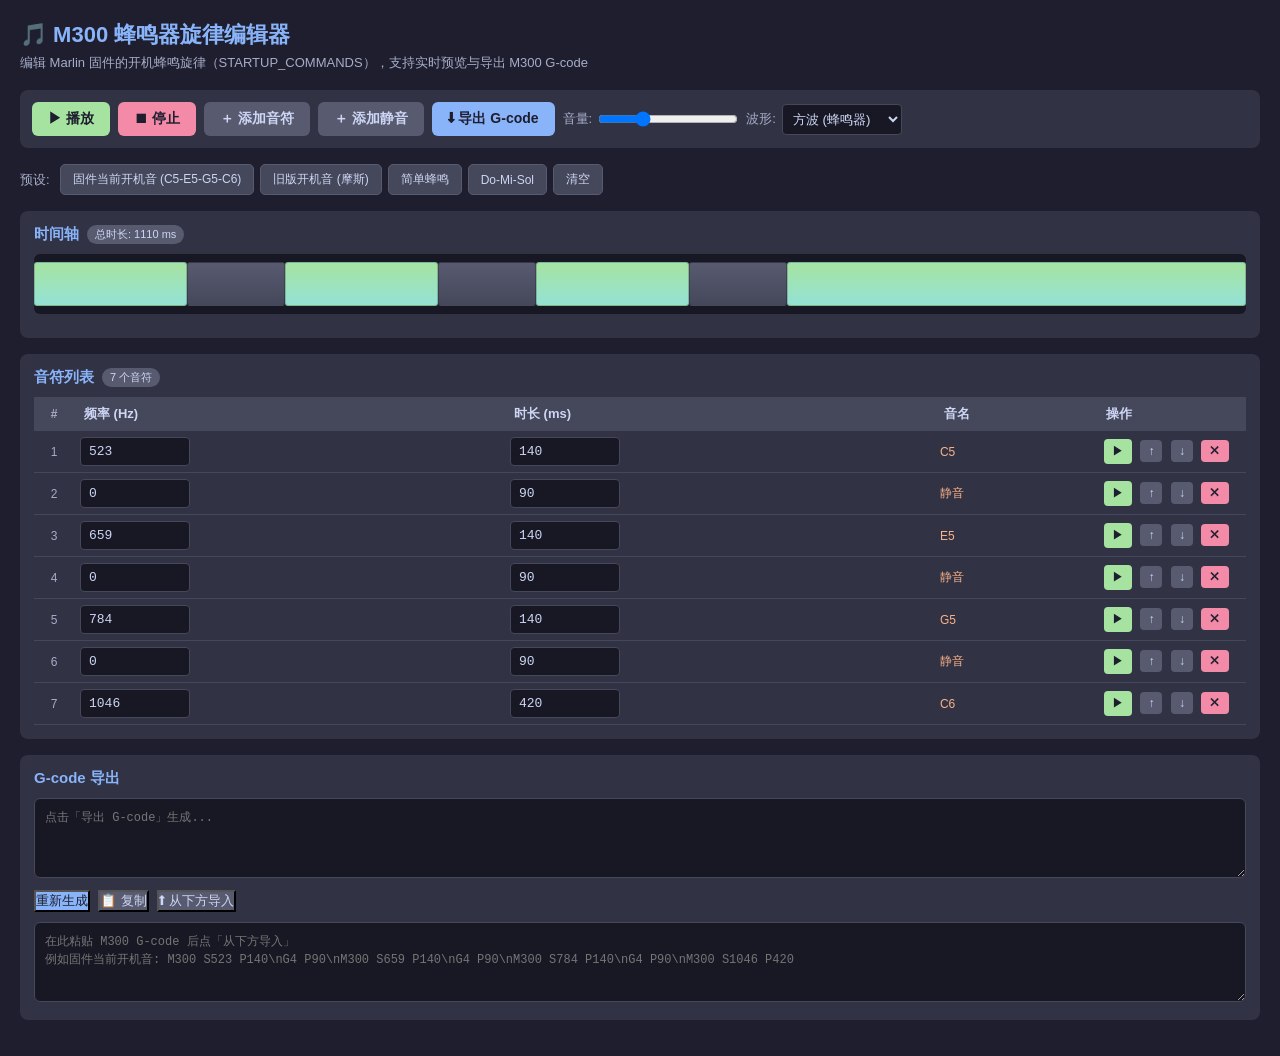
<file: m300_editor/index.html>
<!DOCTYPE html>
<html lang="zh-CN">

<head>
  <meta charset="UTF-8">
  <title>M300 蜂鸣器旋律编辑器</title>
  <style>
    * {
      box-sizing: border-box;
      margin: 0;
      padding: 0;
    }

    body {
      font-family: "Segoe UI", "Microsoft YaHei", sans-serif;
      background: #1e1e2e;
      color: #cdd6f4;
      padding: 20px;
      min-height: 100vh;
    }

    h1 {
      font-size: 22px;
      margin-bottom: 4px;
      color: #89b4fa;
    }

    .subtitle {
      color: #a6adc8;
      font-size: 13px;
      margin-bottom: 18px;
    }

    .toolbar {
      display: flex;
      flex-wrap: wrap;
      gap: 8px;
      margin-bottom: 16px;
      padding: 12px;
      background: #313244;
      border-radius: 8px;
    }

    .toolbar button {
      padding: 8px 16px;
      border: none;
      border-radius: 6px;
      cursor: pointer;
      font-size: 14px;
      font-weight: 600;
      transition: background 0.15s;
    }

    .btn-primary {
      background: #a6e3a1;
      color: #1e1e2e;
    }

    .btn-primary:hover {
      background: #94e2d5;
    }

    .btn-danger {
      background: #f38ba8;
      color: #1e1e2e;
    }

    .btn-danger:hover {
      background: #eba0ac;
    }

    .btn-normal {
      background: #585b70;
      color: #cdd6f4;
    }

    .btn-normal:hover {
      background: #6c7086;
    }

    .btn-info {
      background: #89b4fa;
      color: #1e1e2e;
    }

    .btn-info:hover {
      background: #b4befe;
    }

    .toolbar label {
      display: flex;
      align-items: center;
      gap: 6px;
      font-size: 13px;
      color: #a6adc8;
    }

    .toolbar input[type=range] {
      width: 140px;
    }

    .preset-bar {
      display: flex;
      flex-wrap: wrap;
      gap: 6px;
      margin-bottom: 16px;
    }

    .preset-bar button {
      padding: 6px 12px;
      background: #45475a;
      color: #cdd6f4;
      border: 1px solid #585b70;
      border-radius: 5px;
      cursor: pointer;
      font-size: 12px;
    }

    .preset-bar button:hover {
      background: #585b70;
    }

    .preset-label {
      color: #a6adc8;
      font-size: 13px;
      margin-right: 4px;
      align-self: center;
    }

    .section {
      background: #313244;
      border-radius: 8px;
      padding: 14px;
      margin-bottom: 16px;
    }

    .section h2 {
      font-size: 15px;
      color: #89b4fa;
      margin-bottom: 10px;
      display: flex;
      align-items: center;
      gap: 8px;
    }

    .badge {
      background: #585b70;
      color: #cdd6f4;
      font-size: 11px;
      padding: 2px 8px;
      border-radius: 10px;
      font-weight: normal;
    }

    /* 时间轴可视化 */
    .timeline {
      height: 60px;
      background: #181825;
      border-radius: 6px;
      position: relative;
      overflow: hidden;
      margin-bottom: 10px;
    }

    .timeline-note {
      position: absolute;
      top: 8px;
      height: 44px;
      background: linear-gradient(180deg, #a6e3a1, #94e2d5);
      border-radius: 3px;
      cursor: pointer;
      border: 1px solid rgba(0, 0, 0, 0.2);
      transition: transform 0.1s;
    }

    .timeline-note:hover {
      transform: scaleY(1.1);
    }

    .timeline-note.silent {
      background: linear-gradient(180deg, #585b70, #45475a);
    }

    .timeline-note .label {
      position: absolute;
      bottom: -16px;
      left: 0;
      font-size: 10px;
      color: #a6adc8;
      white-space: nowrap;
    }

    .playhead {
      position: absolute;
      top: 0;
      bottom: 0;
      width: 2px;
      background: #f38ba8;
      display: none;
      pointer-events: none;
    }

    /* 音符表格 */
    .notes-table {
      width: 100%;
      border-collapse: collapse;
    }

    .notes-table th {
      text-align: left;
      padding: 8px 10px;
      background: #45475a;
      color: #cdd6f4;
      font-size: 13px;
      font-weight: 600;
    }

    .notes-table td {
      padding: 6px;
      border-bottom: 1px solid #45475a;
    }

    .notes-table input {
      width: 100%;
      padding: 6px 8px;
      background: #181825;
      border: 1px solid #45475a;
      border-radius: 4px;
      color: #cdd6f4;
      font-size: 13px;
      font-family: monospace;
    }

    .notes-table input:focus {
      outline: none;
      border-color: #89b4fa;
    }

    .notes-table input[type=number] {
      width: 110px;
    }

    .notes-table .idx {
      color: #a6adc8;
      font-size: 12px;
      text-align: center;
      width: 40px;
    }

    .notes-table .actions {
      white-space: nowrap;
      width: 150px;
    }

    .notes-table .actions button {
      padding: 4px 8px;
      margin: 0 2px;
      border: none;
      border-radius: 4px;
      cursor: pointer;
      font-size: 12px;
    }

    .act-del {
      background: #f38ba8;
      color: #1e1e2e;
    }

    .act-up,
    .act-down {
      background: #585b70;
      color: #cdd6f4;
    }

    .act-play {
      background: #a6e3a1;
      color: #1e1e2e;
    }

    /* 导出区 */
    textarea {
      width: 100%;
      min-height: 80px;
      padding: 10px;
      background: #181825;
      border: 1px solid #45475a;
      border-radius: 6px;
      color: #a6e3a1;
      font-family: "Consolas", monospace;
      font-size: 12px;
      resize: vertical;
      line-height: 1.5;
    }

    .export-actions {
      display: flex;
      gap: 8px;
      margin-top: 8px;
    }

    .stats {
      font-size: 12px;
      color: #a6adc8;
      margin-top: 8px;
    }

    .stats span {
      color: #89b4fa;
      font-weight: 600;
    }

    /* 自定义波形编辑器 */
    .wave-editor {
      display: flex;
      flex-direction: column;
      gap: 10px;
    }

    .wave-canvas-wrap {
      position: relative;
      background: #181825;
      border-radius: 6px;
      overflow: hidden;
      cursor: crosshair;
    }

    #waveCanvas {
      display: block;
      width: 100%;
      height: 180px;
      touch-action: none;
    }

    .wave-hint {
      font-size: 11px;
      color: #6c7086;
      position: absolute;
      top: 6px;
      left: 8px;
      pointer-events: none;
    }

    .wave-controls {
      display: flex;
      flex-wrap: wrap;
      gap: 8px;
      align-items: center;
    }

    .wave-controls button {
      padding: 6px 14px;
      border: none;
      border-radius: 5px;
      cursor: pointer;
      font-size: 13px;
      font-weight: 600;
    }

    .wave-controls select,
    .wave-controls input[type=number] {
      padding: 6px 8px;
      background: #181825;
      border: 1px solid #45475a;
      border-radius: 4px;
      color: #cdd6f4;
      font-size: 13px;
    }

    .harmonics-grid {
      display: grid;
      grid-template-columns: repeat(auto-fill, minmax(100px, 1fr));
      gap: 8px;
      margin-top: 8px;
    }

    .harmonic-item {
      background: #181825;
      border-radius: 4px;
      padding: 6px 8px;
      font-size: 12px;
    }

    .harmonic-item label {
      display: block;
      color: #a6adc8;
      margin-bottom: 4px;
    }

    .harmonic-item input[type=range] {
      width: 100%;
    }

    .harmonic-item .hval {
      color: #89b4fa;
      font-family: monospace;
    }

    .notice-box {
      margin-top: 12px;
      padding: 12px 14px;
      background: #181825;
      border-left: 3px solid #fab387;
      border-radius: 4px;
      font-size: 12.5px;
      color: #bac2de;
      line-height: 1.7;
    }

    .notice-box b {
      color: #fab387;
    }
  </style>
</head>

<body>

  <h1>🎵 M300 蜂鸣器旋律编辑器</h1>
  <p class="subtitle">编辑 Marlin 固件的开机蜂鸣旋律（STARTUP_COMMANDS），支持实时预览与导出 M300 G-code</p>

  <div class="toolbar">
    <button class="btn-primary" id="btnPlay" onclick="playAll()">▶ 播放</button>
    <button class="btn-danger" id="btnStop" onclick="stopAll()">⏹ 停止</button>
    <button class="btn-normal" onclick="addNote()">＋ 添加音符</button>
    <button class="btn-normal" onclick="addSilence()">＋ 添加静音</button>
    <button class="btn-info" onclick="exportToGcode()">⬇ 导出 G-code</button>
    <label>音量: <input type="range" id="volume" min="0" max="100" value="30"></label>
    <label>波形:
      <select id="waveform"
        style="padding:6px;border-radius:4px;background:#181825;color:#cdd6f4;border:1px solid #45475a;"
        onchange="onWaveformChange()">
        <option value="square">方波 (蜂鸣器)</option>
        <option value="sine">正弦波</option>
        <option value="triangle">三角波</option>
        <option value="sawtooth">锯齿波</option>
        <option value="custom">✨ 自定义波形</option>
      </select>
    </label>
  </div>

  <div class="preset-bar">
    <span class="preset-label">预设:</span>
    <button onclick="loadPreset('firmware')">固件当前开机音 (C5-E5-G5-C6)</button>
    <button onclick="loadPreset('morse')">旧版开机音 (摩斯)</button>
    <button onclick="loadPreset('beep')">简单蜂鸣</button>
    <button onclick="loadPreset('do-mi-sol')">Do-Mi-Sol</button>
    <button onclick="clearAll()">清空</button>
  </div>

  <div class="section">
    <h2>时间轴 <span class="badge" id="totalTime">总时长: 0 ms</span></h2>
    <div class="timeline" id="timeline">
      <div class="playhead" id="playhead"></div>
    </div>
  </div>

  <div class="section" id="customWaveSection" style="display:none;">
    <h2>🎨 自定义波形编辑器 <span class="badge" id="waveStatus">方波</span></h2>
    <div class="wave-editor">
      <div class="wave-canvas-wrap">
        <canvas id="waveCanvas"></canvas>
        <div class="wave-hint">拖动鼠标绘制一个周期的波形 | 点击波形图可试听</div>
      </div>
      <div class="wave-controls">
        <button class="btn-primary" onclick="applyCustomWave()">应用波形</button>
        <button class="btn-normal" onclick="resetWave('sine')">正弦</button>
        <button class="btn-normal" onclick="resetWave('square')">方波</button>
        <button class="btn-normal" onclick="resetWave('triangle')">三角</button>
        <button class="btn-normal" onclick="resetWave('sawtooth')">锯齿</button>
        <button class="btn-normal" onclick="resetWave('flat')">归零</button>
        <button class="btn-info" onclick="testWave()">🔊 试听 1 秒</button>
        <label>谐波数:
          <input type="number" id="harmonicCount" value="16" min="1" max="64" style="width:60px;">
        </label>
        <label>基础频率:
          <input type="number" id="testFreq" value="440" min="20" max="4000" style="width:70px;"> Hz
        </label>
      </div>
      <div class="harmonics-grid" id="harmonicsGrid"></div>
      <div class="notice-box">
        <b>💡 说明：</b>这是网页端的<b>预览音色</b>，用于在电脑上模拟不同波形的听感。实际烧录到 Marlin 固件后，蜂鸣器（压电蜂鸣器）只能输出<b>方波</b>，硬件本身不支持自定义波形——M300
        指令只控制<b>频率</b>和<b>时长</b>。这个编辑器的核心价值是让你在电脑上调试旋律节奏，导出 G-code 后刷入固件即可。
      </div>
    </div>
  </div>

  <div class="section">
    <h2>音符列表 <span class="badge" id="noteCount">0 个音符</span></h2>
    <table class="notes-table">
      <thead>
        <tr>
          <th class="idx">#</th>
          <th>频率 (Hz)</th>
          <th>时长 (ms)</th>
          <th>音名</th>
          <th class="actions">操作</th>
        </tr>
      </thead>
      <tbody id="notesBody"></tbody>
    </table>
  </div>

  <div class="section">
    <h2>G-code 导出</h2>
    <textarea id="gcodeOutput" placeholder="点击「导出 G-code」生成..."></textarea>
    <div class="export-actions">
      <button class="btn-info" onclick="exportToGcode()">重新生成</button>
      <button class="btn-normal" onclick="copyGcode()">📋 复制</button>
      <button class="btn-normal" onclick="importGcode()">⬆ 从下方导入</button>
    </div>
    <textarea id="gcodeInput"
      placeholder="在此粘贴 M300 G-code 后点「从下方导入」&#10;例如固件当前开机音: M300 S523 P140\nG4 P90\nM300 S659 P140\nG4 P90\nM300 S784 P140\nG4 P90\nM300 S1046 P420"
      style="margin-top:10px;"></textarea>
  </div>

  <script>
    // 音符数据结构: { freq: Hz (0=静音), dur: ms }
    let notes = [];
    let audioCtx = null;
    let isPlaying = false;
    let playTimers = [];

    // 音名频率对照表 (A4 = 440Hz)
    const NOTE_TABLE = {
      'C4': 261.63, 'C#4': 277.18, 'D4': 293.66, 'D#4': 311.13, 'E4': 329.63, 'F4': 349.23,
      'F#4': 369.99, 'G4': 392.00, 'G#4': 415.30, 'A4': 440.00, 'A#4': 466.16, 'B4': 493.88,
      'C5': 523.25, 'C#5': 554.37, 'D5': 587.33, 'D#5': 622.25, 'E5': 659.25, 'F5': 698.46,
      'F#5': 739.99, 'G5': 783.99, 'G#5': 830.61, 'A5': 880.00, 'A#5': 932.33, 'B5': 987.77,
      'C6': 1046.50
    };

    function freqToNote(freq) {
      if (!freq || freq <= 0) return '静音';
      let best = '', bestDiff = Infinity;
      for (const [name, f] of Object.entries(NOTE_TABLE)) {
        const diff = Math.abs(f - freq);
        if (diff < bestDiff) { bestDiff = diff; best = name; }
      }
      if (bestDiff < freq * 0.02) return best;
      return best + '?';
    }

    // 初始化 AudioContext (需用户手势后创建)
    function ensureAudio() {
      if (!audioCtx) {
        audioCtx = new (window.AudioContext || window.webkitAudioContext)();
      }
      if (audioCtx.state === 'suspended') audioCtx.resume();
    }

    // 渲染音符表格
    function renderTable() {
      const tbody = document.getElementById('notesBody');
      tbody.innerHTML = '';
      notes.forEach((n, i) => {
        const tr = document.createElement('tr');
        tr.innerHTML = `
      <td class="idx">${i + 1}</td>
      <td><input type="number" value="${n.freq}" min="0" max="20000" onchange="updateNote(${i},'freq',this.value)"></td>
      <td><input type="number" value="${n.dur}" min="1" max="10000" onchange="updateNote(${i},'dur',this.value)"></td>
      <td style="color:#fab387;font-size:12px;">${freqToNote(n.freq)}</td>
      <td class="actions">
        <button class="act-play" onclick="playSingle(${i})">▶</button>
        <button class="act-up" onclick="moveNote(${i},-1)">↑</button>
        <button class="act-down" onclick="moveNote(${i},1)">↓</button>
        <button class="act-del" onclick="deleteNote(${i})">✕</button>
      </td>`;
        tbody.appendChild(tr);
      });
      document.getElementById('noteCount').textContent = `${notes.length} 个音符`;
      renderTimeline();
      updateStats();
    }

    // 渲染时间轴
    function renderTimeline() {
      const tl = document.getElementById('timeline');
      // 清除旧音符条
      tl.querySelectorAll('.timeline-note').forEach(e => e.remove());
      if (notes.length === 0) return;

      const total = notes.reduce((s, n) => s + Number(n.dur), 0);
      const w = tl.clientWidth;
      let offset = 0;
      notes.forEach((n, i) => {
        const dur = Number(n.dur);
        const left = (offset / total) * w;
        const width = Math.max((dur / total) * w, 2);
        const div = document.createElement('div');
        div.className = 'timeline-note' + (n.freq <= 0 ? ' silent' : '');
        div.style.left = left + 'px';
        div.style.width = width + 'px';
        div.title = `#${i + 1}: ${n.freq}Hz / ${dur}ms`;
        div.onclick = () => playSingle(i);
        tl.appendChild(div);
        offset += dur;
      });
    }

    function updateStats() {
      const total = notes.reduce((s, n) => s + Number(n.dur), 0);
      document.getElementById('totalTime').textContent = `总时长: ${total} ms`;
    }

    function addNote() { notes.push({ freq: 2000, dur: 100 }); renderTable(); }
    function addSilence() { notes.push({ freq: 0, dur: 300 }); renderTable(); }
    function deleteNote(i) { notes.splice(i, 1); renderTable(); }
    function updateNote(i, field, val) { notes[i][field] = Number(val); renderTable(); }
    function moveNote(i, dir) {
      const j = i + dir;
      if (j < 0 || j >= notes.length) return;
      [notes[i], notes[j]] = [notes[j], notes[i]];
      renderTable();
    }
    function clearAll() { notes = []; renderTable(); document.getElementById('gcodeOutput').value = ''; }

    // 播放单个音符
    function playSingle(i) {
      ensureAudio();
      const n = notes[i];
      if (n.freq > 0) playTone(n.freq, n.dur);
    }

    // 播放音色
    function playTone(freq, dur) {
      const vol = Number(document.getElementById('volume').value) / 100;
      const wave = document.getElementById('waveform').value;
      const osc = audioCtx.createOscillator();
      const gain = audioCtx.createGain();
      if (wave === 'custom' && customPeriodicWave) {
        osc.setPeriodicWave(customPeriodicWave);
      } else {
        osc.type = wave;
      }
      osc.frequency.value = freq;
      gain.gain.setValueAtTime(vol, audioCtx.currentTime);
      gain.gain.exponentialRampToValueAtTime(0.0001, audioCtx.currentTime + dur / 1000);
      osc.connect(gain).connect(audioCtx.destination);
      osc.start();
      osc.stop(audioCtx.currentTime + dur / 1000);
    }

    // 播放全部
    function playAll() {
      if (isPlaying) return;
      ensureAudio();
      isPlaying = true;
      const playhead = document.getElementById('playhead');
      playhead.style.display = 'block';
      let elapsed = 0;
      const total = notes.reduce((s, n) => s + Number(n.dur), 0);
      const tl = document.getElementById('timeline');

      notes.forEach((n, i) => {
        const dur = Number(n.dur);
        const t = setTimeout(() => {
          if (n.freq > 0) playTone(n.freq, dur);
          // 移动播放头
          const pct = (elapsed / total) * 100;
          playhead.style.left = pct + '%';
          elapsed += dur;
        }, elapsed);
        playTimers.push(t);
        elapsed += dur;
      });
      const endT = setTimeout(() => {
        playhead.style.left = '100%';
        setTimeout(() => { playhead.style.display = 'none'; isPlaying = false; }, 200);
      }, total);
      playTimers.push(endT);
    }

    function stopAll() {
      playTimers.forEach(t => clearTimeout(t));
      playTimers = [];
      isPlaying = false;
      document.getElementById('playhead').style.display = 'none';
      if (audioCtx) audioCtx.close();
      audioCtx = null;
    }

    // 导出为 M300 G-code
    function exportToGcode() {
      const lines = notes.map(n => {
        if (n.freq <= 0) return `G4 P${n.dur}`;
        return `M300 S${n.freq} P${n.dur}`;
      });
      const gcode = lines.join('\\n');
      document.getElementById('gcodeOutput').value = gcode;
    }

    function copyGcode() {
      const text = document.getElementById('gcodeOutput').value;
      navigator.clipboard.writeText(text).then(() => alert('已复制到剪贴板!'));
    }

    // 从 G-code 导入
    function importGcode() {
      const text = document.getElementById('gcodeInput').value;
      if (!text.trim()) { alert('请先粘贴 G-code'); return; }
      notes = [];
      // 按换行分割 (支持字面量 \n)
      const cmds = text.replace(/\\n/g, '\n').split('\n');
      cmds.forEach(cmd => {
        cmd = cmd.trim();
        if (!cmd) return;
        const m300 = cmd.match(/^M300\s+S(\d+)\s+P(\d+)/i);
        if (m300) { notes.push({ freq: Number(m300[1]), dur: Number(m300[2]) }); return; }
        const g4 = cmd.match(/^G4\s+P(\d+)/i);
        if (g4) { notes.push({ freq: 0, dur: Number(g4[1]) }); return; }
        // 只含 M300 无 S (固定频率蜂鸣)
        const m300p = cmd.match(/^M300\s+P(\d+)/i);
        if (m300p) { notes.push({ freq: 1000, dur: Number(m300p[1]) }); }
      });
      renderTable();
    }

    // 预设旋律（与 Marlin/Configuration_adv.h 的 STARTUP_COMMANDS 对照维护）
    const presets = {
      // 固件当前开机音（Configuration_adv.h L3858，C5-E5-G5-C6 琶音）
      'firmware': [
        { freq: 523, dur: 140 }, { freq: 0, dur: 90 },
        { freq: 659, dur: 140 }, { freq: 0, dur: 90 },
        { freq: 784, dur: 140 }, { freq: 0, dur: 90 },
        { freq: 1046, dur: 420 }
      ],
      // 旧版开机音（Configuration_adv.h L3856 已注释，摩斯节奏）
      'morse': [
        { freq: 2000, dur: 100 }, { freq: 0, dur: 900 }, { freq: 2000, dur: 100 }, { freq: 0, dur: 900 },
        { freq: 2000, dur: 100 }, { freq: 0, dur: 900 }, { freq: 2000, dur: 100 }, { freq: 0, dur: 400 },
        { freq: 2000, dur: 100 }, { freq: 0, dur: 400 }, { freq: 2000, dur: 100 }, { freq: 0, dur: 400 },
        { freq: 2000, dur: 100 }, { freq: 0, dur: 150 }, { freq: 2000, dur: 100 }, { freq: 0, dur: 150 },
        { freq: 2000, dur: 100 }, { freq: 0, dur: 150 }, { freq: 2000, dur: 100 }, { freq: 0, dur: 150 },
        { freq: 2000, dur: 100 }, { freq: 2500, dur: 1000 }
      ],
      'beep': [{ freq: 2000, dur: 200 }],
      'do-mi-sol': [{ freq: 523, dur: 150 }, { freq: 659, dur: 150 }, { freq: 784, dur: 300 }]
    };

    function loadPreset(name) {
      notes = JSON.parse(JSON.stringify(presets[name]));
      renderTable();
    }

    // 默认加载固件当前开机音
    loadPreset('firmware');

    // ========== 自定义波形编辑器 ==========
    let customPeriodicWave = null;   // 当前生效的 PeriodicWave
    let waveSamples = [];            // 波形采样点 (-1 ~ 1)
    const SAMPLE_COUNT = 512;        // 采样点数
    let isDrawingWave = false;
    let waveCanvas, waveCtx;

    // 初始化 canvas
    function initWaveCanvas() {
      waveCanvas = document.getElementById('waveCanvas');
      waveCtx = waveCanvas.getContext('2d');
      resizeWaveCanvas();
      // 默认方波采样
      resetWave('square');
      bindWaveEvents();
    }

    function resizeWaveCanvas() {
      const rect = waveCanvas.getBoundingClientRect();
      waveCanvas.width = rect.width;
      waveCanvas.height = rect.height;
      drawWaveCanvas();
    }

    // 绘制网格 + 波形
    function drawWaveCanvas() {
      const W = waveCanvas.width, H = waveCanvas.height;
      waveCtx.fillStyle = '#181825';
      waveCtx.fillRect(0, 0, W, H);

      // 网格
      waveCtx.strokeStyle = '#313244';
      waveCtx.lineWidth = 1;
      waveCtx.beginPath();
      for (let i = 0; i <= 8; i++) {
        const x = (W / 8) * i;
        waveCtx.moveTo(x, 0); waveCtx.lineTo(x, H);
      }
      for (let i = 0; i <= 4; i++) {
        const y = (H / 4) * i;
        waveCtx.moveTo(0, y); waveCtx.lineTo(W, y);
      }
      waveCtx.stroke();

      // 中线
      waveCtx.strokeStyle = '#585b70';
      waveCtx.beginPath();
      waveCtx.moveTo(0, H / 2);
      waveCtx.lineTo(W, H / 2);
      waveCtx.stroke();

      // 波形
      if (waveSamples.length === SAMPLE_COUNT) {
        waveCtx.strokeStyle = '#a6e3a1';
        waveCtx.lineWidth = 2;
        waveCtx.beginPath();
        for (let i = 0; i < SAMPLE_COUNT; i++) {
          const x = (i / (SAMPLE_COUNT - 1)) * W;
          const y = H / 2 - waveSamples[i] * (H / 2 - 4);
          if (i === 0) waveCtx.moveTo(x, y);
          else waveCtx.lineTo(x, y);
        }
        waveCtx.stroke();
      }
    }

    // 绑定鼠标/触摸事件
    function bindWaveEvents() {
      const getPos = (e) => {
        const rect = waveCanvas.getBoundingClientRect();
        const clientX = e.touches ? e.touches[0].clientX : e.clientX;
        const clientY = e.touches ? e.touches[0].clientY : e.clientY;
        return {
          x: Math.max(0, Math.min(1, (clientX - rect.left) / rect.width)),
          y: Math.max(0, Math.min(1, (clientY - rect.top) / rect.height))
        };
      };

      const onDown = (e) => {
        e.preventDefault();
        isDrawingWave = true;
        onMove(e);
      };
      const onMove = (e) => {
        if (!isDrawingWave) return;
        e.preventDefault();
        const { x, y } = getPos(e);
        // 在 x 附近一段范围内设置 y 值（让绘制更顺滑）
        const centerIdx = Math.round(x * (SAMPLE_COUNT - 1));
        const radius = 6;
        for (let i = Math.max(0, centerIdx - radius); i <= Math.min(SAMPLE_COUNT - 1, centerIdx + radius); i++) {
          const dist = Math.abs(i - centerIdx);
          const weight = 1 - dist / (radius + 1);
          const val = -(y * 2 - 1); // y 翻转（上正下负）
          waveSamples[i] = val * weight + waveSamples[i] * (1 - weight);
        }
        drawWaveCanvas();
      };
      const onUp = () => {
        if (isDrawingWave) {
          isDrawingWave = false;
          applyCustomWave(); // 松手自动应用
        }
      };

      waveCanvas.addEventListener('mousedown', onDown);
      waveCanvas.addEventListener('mousemove', onMove);
      window.addEventListener('mouseup', onUp);
      waveCanvas.addEventListener('touchstart', onDown, { passive: false });
      waveCanvas.addEventListener('touchmove', onMove, { passive: false });
      window.addEventListener('touchend', onUp);
    }

    // 重置为标准波形
    function resetWave(type) {
      waveSamples = new Array(SAMPLE_COUNT);
      for (let i = 0; i < SAMPLE_COUNT; i++) {
        const t = i / (SAMPLE_COUNT - 1); // 0~1
        switch (type) {
          case 'sine':
            waveSamples[i] = Math.sin(t * Math.PI * 2);
            break;
          case 'square':
            waveSamples[i] = t < 0.5 ? 1 : -1;
            break;
          case 'triangle':
            waveSamples[i] = t < 0.25 ? t * 4 : t < 0.75 ? 2 - t * 4 : t * 4 - 4;
            break;
          case 'sawtooth':
            waveSamples[i] = 2 * t - 1;
            break;
          case 'flat':
          default:
            waveSamples[i] = 0;
        }
      }
      drawWaveCanvas();
      applyCustomWave();
    }

    // 离散傅里叶变换 (DFT)，只取前 N 个谐波
    function dft(samples, numHarmonics) {
      const N = samples.length;
      const real = new Array(numHarmonics + 1).fill(0);
      const imag = new Array(numHarmonics + 1).fill(0);
      for (let k = 0; k <= numHarmonics; k++) {
        for (let n = 0; n < N; n++) {
          const angle = (2 * Math.PI * k * n) / N;
          real[k] += samples[n] * Math.cos(angle);
          imag[k] -= samples[n] * Math.sin(angle);
        }
        real[k] /= N;
        imag[k] /= N;
      }
      real[0] = 0; // 去除直流分量
      return { real, imag };
    }

    // 生成谐波滑块并构建 PeriodicWave
    function applyCustomWave() {
      ensureAudio();
      const numHarmonics = Math.min(64, Math.max(1, Number(document.getElementById('harmonicCount').value) || 16));
      const { real, imag } = dft(waveSamples, numHarmonics);

      // 更新谐波滑块 UI
      renderHarmonics(real, imag);

      // 创建 PeriodicWave
      customPeriodicWave = audioCtx.createPeriodicWave(new Float32Array(real), new Float32Array(imag), { disableNormalization: false });

      // 状态栏
      const wf = document.getElementById('waveform').value;
      document.getElementById('waveStatus').textContent = wf === 'custom' ? '已应用' : '自定义（未选中）';
    }

    // 渲染谐波滑块
    function renderHarmonics(real, imag) {
      const grid = document.getElementById('harmonicsGrid');
      grid.innerHTML = '';
      for (let k = 1; k < real.length; k++) {
        const amp = Math.sqrt(real[k] * real[k] + imag[k] * imag[k]);
        const phase = Math.atan2(imag[k], real[k]);
        const item = document.createElement('div');
        item.className = 'harmonic-item';
        item.innerHTML = `
      <label>${k}次谐波 <span class="hval">${(amp * 100).toFixed(0)}%</span></label>
      <input type="range" min="0" max="100" value="${Math.round(amp * 100)}" data-k="${k}" data-type="amp">
      <label style="margin-top:4px;">相位 <span class="hval">${(phase * 180 / Math.PI).toFixed(0)}°</span></label>
      <input type="range" min="-180" max="180" value="${Math.round(phase * 180 / Math.PI)}" data-k="${k}" data-type="phase">
    `;
        grid.appendChild(item);
      }
      // 绑定滑块事件
      grid.querySelectorAll('input[type=range]').forEach(inp => {
        inp.addEventListener('input', onHarmonicChange);
      });
    }

    // 谐波滑块变化：重新合成波形
    function onHarmonicChange() {
      const inputs = document.querySelectorAll('#harmonicsGrid input[type=range]');
      const harmonicMap = {};
      inputs.forEach(inp => {
        const k = Number(inp.dataset.k);
        if (!harmonicMap[k]) harmonicMap[k] = {};
        harmonicMap[k][inp.dataset.type] = Number(inp.value);
      });
      // 重新合成时域采样
      const numHarmonics = Object.keys(harmonicMap).length;
      waveSamples = new Array(SAMPLE_COUNT).fill(0);
      for (let k = 1; k <= numHarmonics; k++) {
        const h = harmonicMap[k];
        if (!h) continue;
        const amp = (h.amp || 0) / 100;
        const phase = (h.phase || 0) * Math.PI / 180;
        for (let i = 0; i < SAMPLE_COUNT; i++) {
          const t = i / (SAMPLE_COUNT - 1);
          waveSamples[i] += amp * Math.sin(2 * Math.PI * k * t + phase);
        }
      }
      // 归一化到 [-1, 1]
      let maxAmp = 0;
      for (let i = 0; i < SAMPLE_COUNT; i++) maxAmp = Math.max(maxAmp, Math.abs(waveSamples[i]));
      if (maxAmp > 0) for (let i = 0; i < SAMPLE_COUNT; i++) waveSamples[i] /= maxAmp;

      drawWaveCanvas();
      // 重新构建 PeriodicWave（不用再做 DFT，直接用滑块值）
      ensureAudio();
      const real = new Array(numHarmonics + 1).fill(0);
      const imag = new Array(numHarmonics + 1).fill(0);
      for (let k = 1; k <= numHarmonics; k++) {
        const h = harmonicMap[k];
        if (!h) continue;
        const amp = (h.amp || 0) / 100;
        const phase = (h.phase || 0) * Math.PI / 180;
        real[k] = amp * Math.cos(phase);
        imag[k] = amp * Math.sin(phase);
      }
      customPeriodicWave = audioCtx.createPeriodicWave(new Float32Array(real), new Float32Array(imag), { disableNormalization: true });
    }

    // 试听自定义波形
    function testWave() {
      ensureAudio();
      if (!customPeriodicWave) applyCustomWave();
      const freq = Number(document.getElementById('testFreq').value) || 440;
      const osc = audioCtx.createOscillator();
      const gain = audioCtx.createGain();
      osc.setPeriodicWave(customPeriodicWave);
      osc.frequency.value = freq;
      const vol = Number(document.getElementById('volume').value) / 100;
      gain.gain.setValueAtTime(vol, audioCtx.currentTime);
      gain.gain.exponentialRampToValueAtTime(0.0001, audioCtx.currentTime + 1);
      osc.connect(gain).connect(audioCtx.destination);
      osc.start();
      osc.stop(audioCtx.currentTime + 1);
    }

    // 波形下拉框变化
    function onWaveformChange() {
      const wf = document.getElementById('waveform').value;
      const sec = document.getElementById('customWaveSection');
      if (wf === 'custom') {
        sec.style.display = 'block';
        if (!waveCanvas) initWaveCanvas();
        if (!customPeriodicWave) applyCustomWave();
        document.getElementById('waveStatus').textContent = '已应用';
      } else {
        sec.style.display = 'none';
        const names = { square: '方波', sine: '正弦波', triangle: '三角波', sawtooth: '锯齿波' };
        document.getElementById('waveStatus').textContent = names[wf] || wf;
      }
    }

    window.addEventListener('resize', () => {
      renderTimeline();
      if (waveCanvas) resizeWaveCanvas();
    });
  </script>
</body>

</html>
</file>
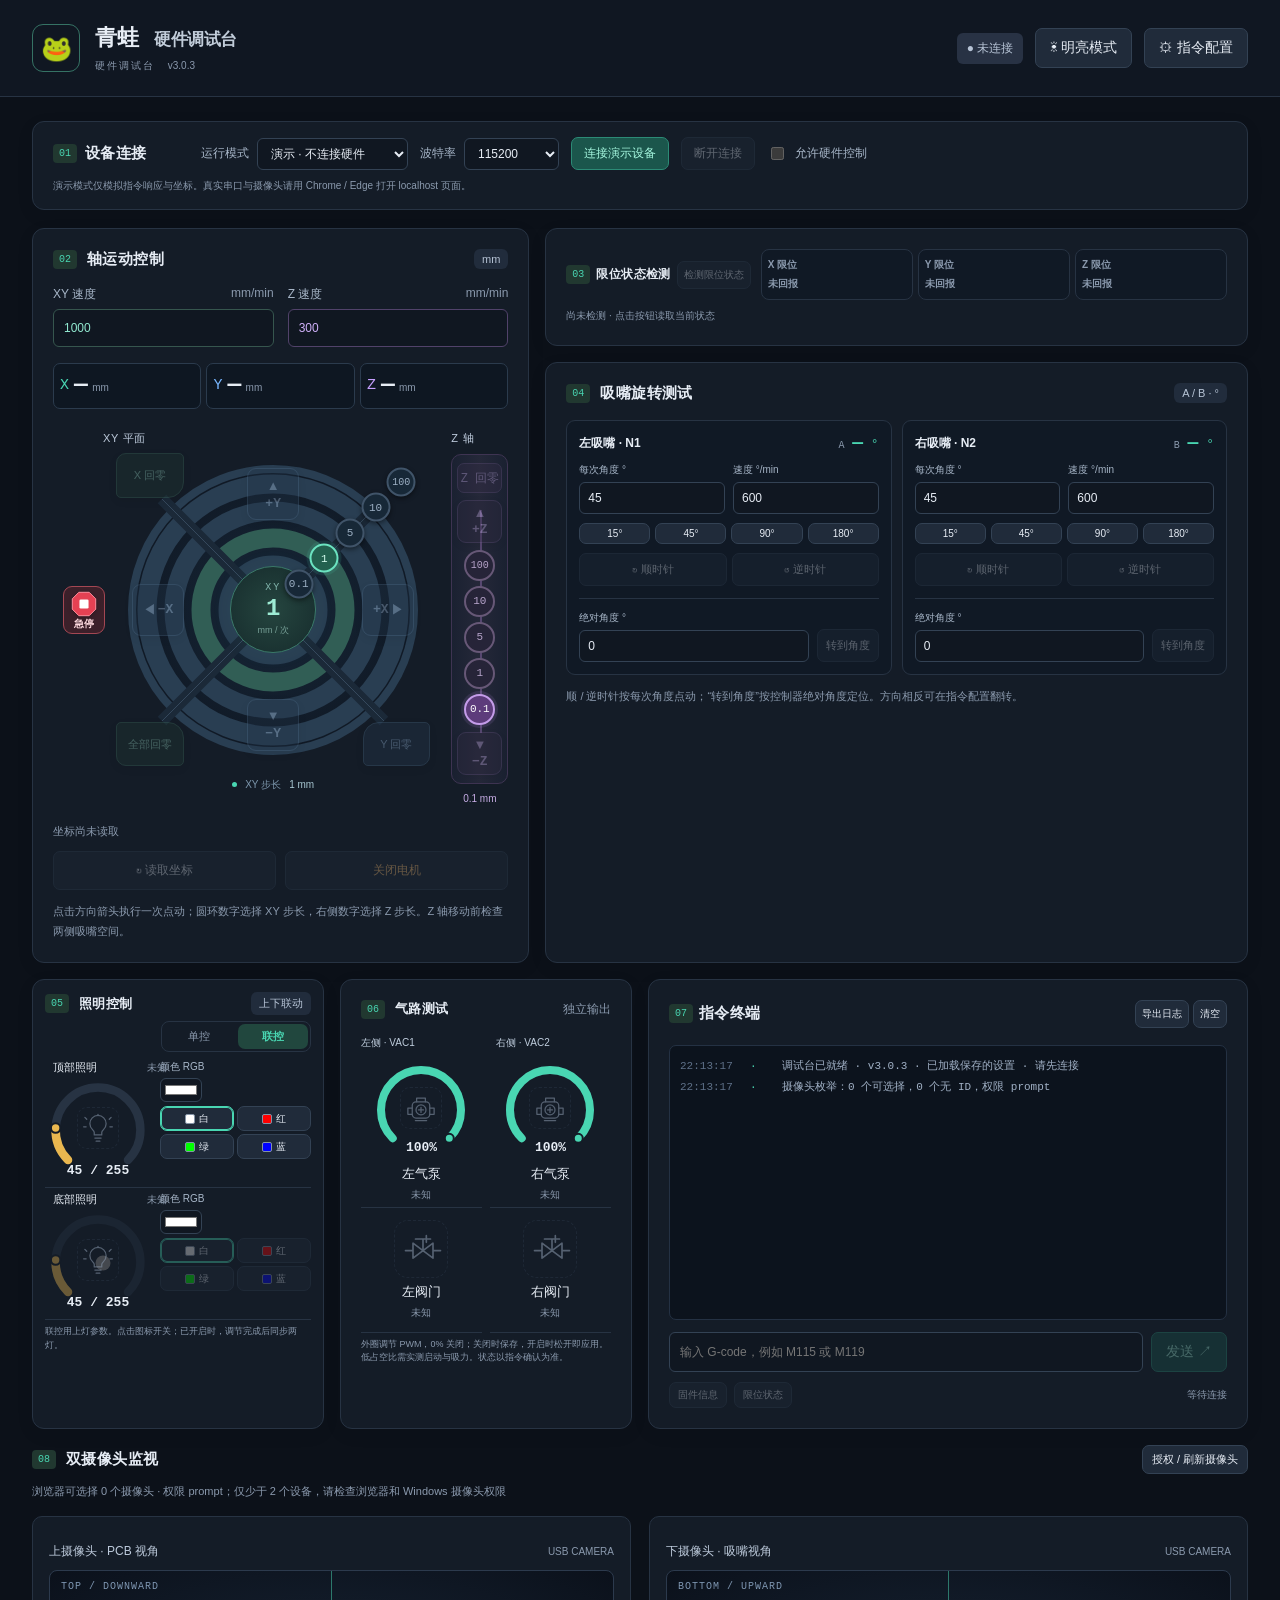
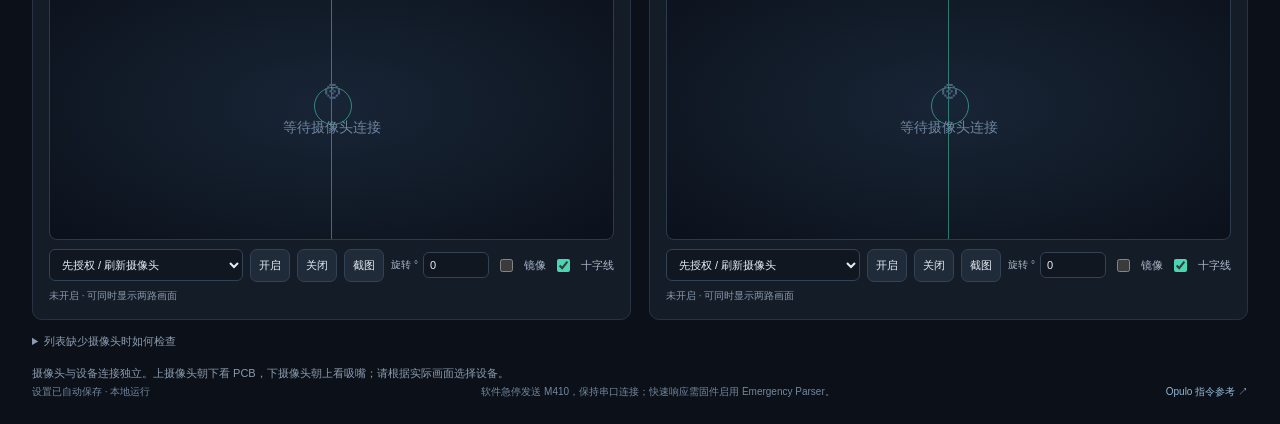
<file: OpenPnP网页版硬件调试工具/index.html>
<!doctype html>
<html lang="zh-CN">
<head><meta charset="utf-8"><meta name="viewport" content="width=device-width,initial-scale=1"><meta name="color-scheme" content="dark light"><title>OpenPnP · 青蛙硬件调试台</title><script>try{document.documentElement.dataset.theme=localStorage.getItem('lumen-bench-theme')==='light'?'light':'dark';}catch{document.documentElement.dataset.theme='dark';}</script><link rel="stylesheet" href="style.css?v=3.0"><script defer src="core.js?v=3.0"></script><script defer src="app.js?v=3.0"></script></head>
<body>
<header><div class="brandmark">🐸</div><div><h1>青蛙 <span>硬件调试台</span></h1><p>硬件调试台 <b>v3.0</b></p></div><div class="header-right"><span id="connection-status" class="badge">● 未连接</span><button id="theme-toggle" aria-label="切换明亮与黑暗模式" aria-pressed="false">☀ 明亮模式</button><button id="settings-open">⚙ 指令配置</button></div></header>
<main>
<section class="connection panel"><div class="section-title"><span class="index">01</span><h2>设备连接</h2><span class="muted">青蛙 / Marlin</span></div><div class="connect-controls"><label>运行模式<select id="mode"><option value="demo">演示 · 不连接硬件</option><option value="serial">真实设备 · USB 串口</option></select></label><label>波特率<select id="baud"><option>115200</option><option>250000</option><option>57600</option><option>230400</option><option>500000</option><option>1000000</option></select></label><button id="connect" class="primary">连接演示设备</button><button id="disconnect" disabled>断开连接</button><label class="check"><input id="armed" type="checkbox">允许硬件控制</label></div><p id="connection-note" class="note">演示模式仅模拟指令响应与坐标。真实串口与摄像头请用 Chrome / Edge 打开 localhost 页面。</p><p id="arm-note" class="note" role="status" aria-live="polite" hidden>启用前核对指令配置及 P0–P3 接线，关闭 OpenPnP 以释放串口。断开连接不会关闭机器输出。</p></section>
<div class="workspace">

<section class="panel motion-panel"><div class="section-title"><span class="index">02</span><h2>轴运动控制</h2><span class="badge subtle">mm</span></div><div class="motion-options"><label>XY 速度 <span class="muted">mm/min</span><input id="feed" type="number" value="1000" min="1" max="10000" step="1"></label><label>Z 速度 <span class="muted">mm/min</span><input id="feed-z" type="number" value="300" min="1" max="10000" step="1"></label></div><div id="axis-readouts" class="axis-readouts"></div><div id="axes"></div><div id="stop-notice" class="stop-notice" hidden><span id="stop-message"></span><button id="resume-control" type="button">解除急停</button></div><p id="position-source" class="note">坐标尚未读取</p><div class="action-row"><button data-command="position" data-hardware>↻ 读取坐标</button><button data-command="motorOff" class="warning" data-hardware>关闭电机</button></div><p class="note">点击方向箭头执行一次点动；圆环数字选择 XY 步长，右侧数字选择 Z 步长。Z 轴移动前检查两侧吸嘴空间。</p></section>
<section class="panel endstop-panel"><div class="section-title"><span class="index">03</span><h2>限位状态检测</h2><button id="endstop-query" data-endstops class="small">检测限位状态</button></div><div id="endstop-states" class="endstop-grid" aria-live="polite"></div><p id="endstop-status" class="note" role="status">尚未检测</p><p class="note">按下或松开限位开关后再次检测。M119 只读取输入状态，不移动电机；未回报的输入显示为未知。</p></section><section class="panel nozzle-panel"><div class="section-title"><span class="index">04</span><h2>吸嘴旋转测试</h2><span class="badge subtle">A / B · °</span></div><div id="nozzles" class="nozzle-grid"></div><p class="note">顺 / 逆时针按每次角度点动；“转到角度”按控制器绝对角度定位。方向相反可在指令配置翻转。</p></section>
<section class="panel lighting-panel"><div class="section-title"><span class="index">05</span><h2>照明控制</h2><span id="light-mode" class="badge subtle">上下联动</span></div><div class="light-mode-switch" role="group" aria-label="照明控制模式"><button data-light-mode="single" aria-pressed="false">单控</button><button data-light-mode="linked" aria-pressed="true">联控</button></div><div id="lights"></div><p id="light-settings-note" class="note"></p><p class="note">点击图标切换：无色为关闭或未知，有色为已确认开启。</p></section>
<section class="panel pneumatic-panel"><div class="section-title"><span class="index">06</span><h2>气路测试</h2><span class="muted">独立输出</span></div><div class="pneumatic-head"><span>左侧 · VAC1</span><span>右侧 · VAC2</span></div><div id="pneumatics" class="pneumatics"></div><p class="note">外圈调节 PWM，0% 关闭；关闭时保存，开启时松开即应用。低占空比需实测启动与吸力。状态以指令确认为准。</p></section>

<section class="panel console-panel"><div class="section-title"><span class="index">07</span><h2>指令终端</h2><div class="console-tools"><button id="export-log" class="small">导出日志</button><button id="clear-log" class="small">清空</button></div></div><div id="log" role="log" aria-label="串口收发日志"></div><form id="command-form"><input id="manual-command" placeholder="输入 G-code，例如 M115 或 M119" aria-label="手动 G-code" autocomplete="off" maxlength="512"><button class="primary" data-hardware>发送 ↗</button></form><div class="quick-commands"><button data-literal="M115" data-hardware>固件信息</button><button data-endstops>限位状态</button><span id="operation-status">等待连接</span></div></section>
<section class="panel vision-panel"><div class="section-title"><span class="index">08</span><h2>双摄像头监视</h2><button id="camera-refresh" class="small">授权 / 刷新摄像头</button></div><p id="camera-discovery" class="note" role="status">正在获取浏览器摄像头列表…</p><div id="cameras"></div><details class="note"><summary>列表缺少摄像头时如何检查</summary><p>使用桌面 Chrome / Edge 打开 http://localhost:8765/，点击“授权 / 刷新摄像头”并允许本站访问摄像头。检查地址栏的摄像头权限，以及 Windows 设置 → 隐私和安全性 → 摄像头中的访问权限和桌面应用访问权限。关闭占用摄像头的 OpenPnP、会议软件或其他网页后重试。</p><p>设备管理器列出的数量不一定等于浏览器可访问的数量。若仍少于预期，请导出下方日志中的“摄像头枚举”记录，并提供浏览器名称和版本。工具不会自动切换到未找到的已保存摄像头。</p></details><p class="note">摄像头与设备连接独立。上摄像头朝下看 PCB，下摄像头朝上看吸嘴；请根据实际画面选择设备。</p></section>

</div>
<footer><span id="settings-status">设置自动保存 · 本地运行</span><span>软件急停发送 M410，保持串口连接；快速响应需固件启用 Emergency Parser。</span><a href="https://docs.opulo.io/byop/testing/actuator-check/" target="_blank" rel="noopener">Opulo 指令参考 ↗</a></footer>
</main>
<dialog id="settings"><form id="settings-form"><div class="section-title"><h2>指令与通信配置</h2><button type="button" id="settings-close">关闭 ✕</button></div><p class="note">预置：Marlin 点动 / 回零；P0 左泵、P1 左阀、P2 右泵、P3 右阀。先核对实际接线。上下灯默认共用 M150。每行一条指令；这里的占位符与 OpenPnP 格式不同。</p><div id="config-fields"></div><div class="settings-actions"><button type="button" id="config-reset">恢复青蛙预设</button><button type="button" id="config-export">导出全部设置</button><label class="file-button">导入 JSON<input id="config-import" type="file" accept=".json,application/json" hidden></label><button class="primary" type="submit">保存全部设置</button></div><p class="note">配置保存在当前浏览器；仅断开设备后可修改。默认 M410 快速停止；M112 会进入需复位的停机状态。</p></form></dialog>
<div id="toast" role="status"></div>
</body></html>
</file>
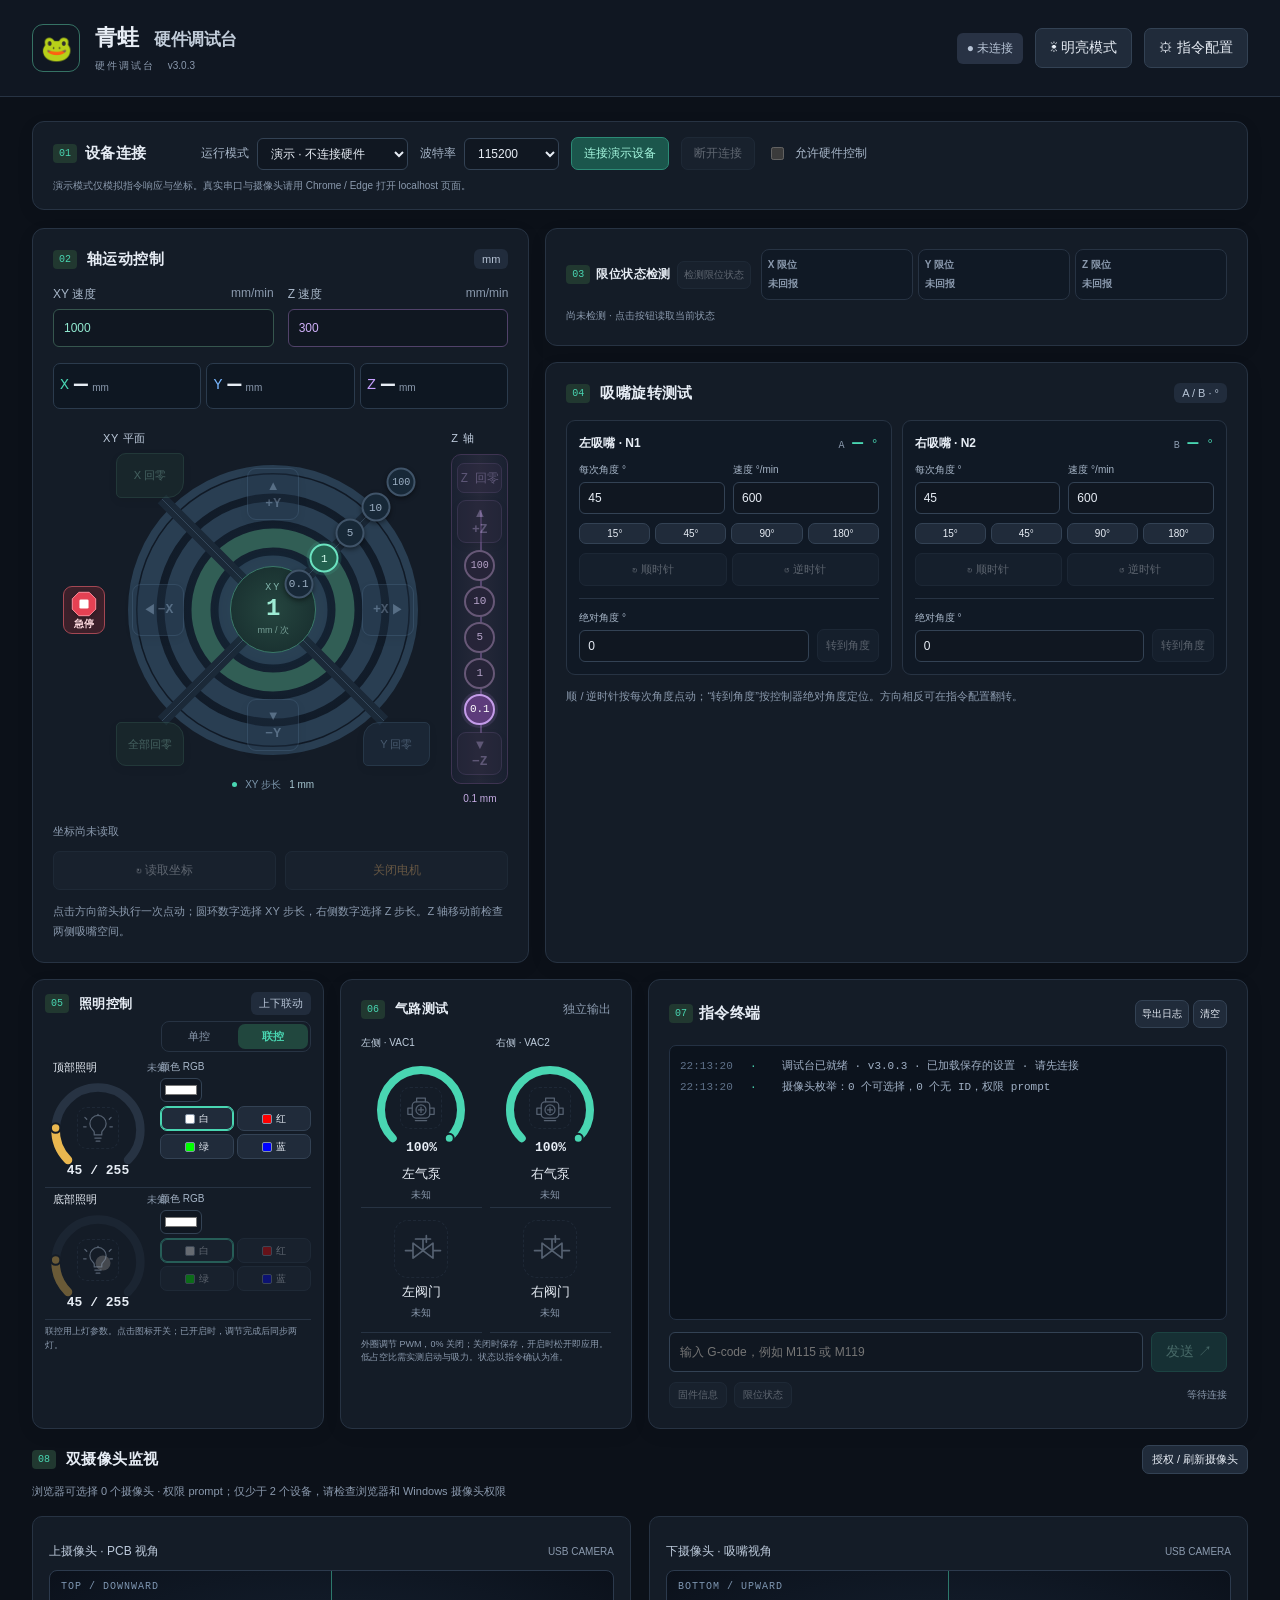
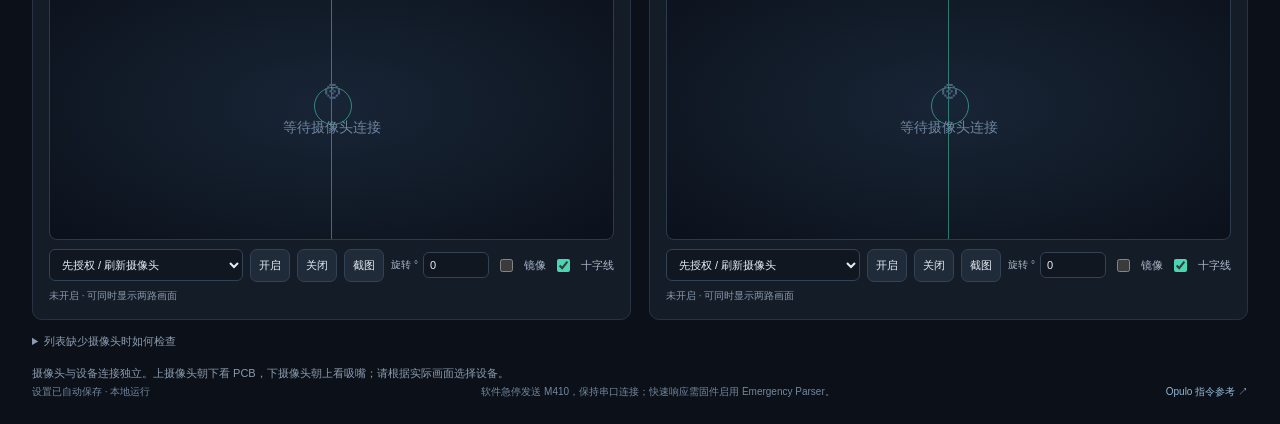
<file: OpenPnP网页版硬件调试工具/硬件调试台.html>
<!doctype html>
<html lang="zh-CN">
<head><meta charset="utf-8"><meta name="viewport" content="width=device-width,initial-scale=1"><meta name="color-scheme" content="dark light"><title>OpenPnP · 青蛙硬件调试台</title><script>try{document.documentElement.dataset.theme=localStorage.getItem('lumen-bench-theme')==='light'?'light':'dark';}catch{document.documentElement.dataset.theme='dark';}</script><link rel="stylesheet" href="style.css?v=3.0.3"><script defer src="core.js?v=3.0.3"></script><script defer src="app.js?v=3.0.3"></script></head>
<body>
<header><div class="brandmark">🐸</div><div><h1>青蛙 <span>硬件调试台</span></h1><p>硬件调试台 <b>v3.0.3</b></p></div><div class="header-right"><span id="connection-status" class="badge">● 未连接</span><button id="theme-toggle" aria-label="切换明亮与黑暗模式" aria-pressed="false">☀ 明亮模式</button><button id="settings-open">⚙ 指令配置</button></div></header>
<main>
<section class="connection panel"><div class="section-title"><span class="index">01</span><h2>设备连接</h2><span class="muted">青蛙 / Marlin</span></div><div class="connect-controls"><label>运行模式<select id="mode"><option value="demo">演示 · 不连接硬件</option><option value="serial">真实设备 · USB 串口</option></select></label><label>波特率<select id="baud"><option>115200</option><option>250000</option><option>57600</option><option>230400</option><option>500000</option><option>1000000</option></select></label><button id="connect" class="primary">连接演示设备</button><button id="disconnect" disabled>断开连接</button><label class="check"><input id="armed" type="checkbox">允许硬件控制</label></div><p id="connection-note" class="note">演示模式仅模拟指令响应与坐标。真实串口与摄像头请用 Chrome / Edge 打开 localhost 页面。</p><p id="arm-note" class="note" role="status" aria-live="polite" hidden>启用前核对指令配置及 P0–P3 接线，关闭 OpenPnP 以释放串口。断开连接不会关闭机器输出。</p></section>
<div class="workspace">

<section class="panel motion-panel"><div class="section-title"><span class="index">02</span><h2>轴运动控制</h2><span class="badge subtle">mm</span></div><div class="motion-options"><label>XY 速度 <span class="muted">mm/min</span><input id="feed" type="number" value="1000" min="1" max="10000" step="1"></label><label>Z 速度 <span class="muted">mm/min</span><input id="feed-z" type="number" value="300" min="1" max="10000" step="1"></label></div><div id="axis-readouts" class="axis-readouts"></div><div id="axes"></div><div id="stop-notice" class="stop-notice" hidden><span id="stop-message"></span><button id="resume-control" type="button">解除急停</button></div><p id="position-source" class="note">坐标尚未读取</p><div class="action-row"><button data-command="position" data-hardware>↻ 读取坐标</button><button data-command="motorOff" class="warning" data-hardware>关闭电机</button></div><p class="note">点击方向箭头执行一次点动；圆环数字选择 XY 步长，右侧数字选择 Z 步长。Z 轴移动前检查两侧吸嘴空间。</p></section>
<section class="panel endstop-panel"><div class="section-title"><span class="index">03</span><h2>限位状态检测</h2><button id="endstop-query" data-endstops class="small">检测限位状态</button></div><div id="endstop-states" class="endstop-grid" aria-live="polite"></div><p id="endstop-status" class="note" role="status">尚未检测</p><p class="note">按下或松开限位开关后再次检测。M119 只读取输入状态，不移动电机；未回报的输入显示为未知。</p></section><section class="panel nozzle-panel"><div class="section-title"><span class="index">04</span><h2>吸嘴旋转测试</h2><span class="badge subtle">A / B · °</span></div><div id="nozzles" class="nozzle-grid"></div><p class="note">顺 / 逆时针按每次角度点动；“转到角度”按控制器绝对角度定位。方向相反可在指令配置翻转。</p></section>
<section class="panel lighting-panel"><div class="section-title"><span class="index">05</span><h2>照明控制</h2><span id="light-mode" class="badge subtle">上下联动</span></div><div class="light-mode-switch" role="group" aria-label="照明控制模式"><button data-light-mode="single" aria-pressed="false">单控</button><button data-light-mode="linked" aria-pressed="true">联控</button></div><div id="lights"></div><p id="light-settings-note" class="note"></p><p class="note">点击图标切换：无色为关闭或未知，有色为已确认开启。</p></section>
<section class="panel pneumatic-panel"><div class="section-title"><span class="index">06</span><h2>气路测试</h2><span class="muted">独立输出</span></div><div class="pneumatic-head"><span>左侧 · VAC1</span><span>右侧 · VAC2</span></div><div id="pneumatics" class="pneumatics"></div><p class="note">外圈调节 PWM，0% 关闭；关闭时保存，开启时松开即应用。低占空比需实测启动与吸力。状态以指令确认为准。</p></section>

<section class="panel console-panel"><div class="section-title"><span class="index">07</span><h2>指令终端</h2><div class="console-tools"><button id="export-log" class="small">导出日志</button><button id="clear-log" class="small">清空</button></div></div><div id="log" role="log" aria-label="串口收发日志"></div><form id="command-form"><input id="manual-command" placeholder="输入 G-code，例如 M115 或 M119" aria-label="手动 G-code" autocomplete="off" maxlength="512"><button class="primary" data-hardware>发送 ↗</button></form><div class="quick-commands"><button data-literal="M115" data-hardware>固件信息</button><button data-endstops>限位状态</button><span id="operation-status">等待连接</span></div></section>
<section class="panel vision-panel"><div class="section-title"><span class="index">08</span><h2>双摄像头监视</h2><button id="camera-refresh" class="small">授权 / 刷新摄像头</button></div><p id="camera-discovery" class="note" role="status">正在获取浏览器摄像头列表…</p><div id="cameras"></div><details class="note"><summary>列表缺少摄像头时如何检查</summary><p>使用桌面 Chrome / Edge 打开 http://localhost:8765/，点击“授权 / 刷新摄像头”并允许本站访问摄像头。检查地址栏的摄像头权限，以及 Windows 设置 → 隐私和安全性 → 摄像头中的访问权限和桌面应用访问权限。关闭占用摄像头的 OpenPnP、会议软件或其他网页后重试。</p><p>设备管理器列出的数量不一定等于浏览器可访问的数量。若仍少于预期，请导出下方日志中的“摄像头枚举”记录，并提供浏览器名称和版本。工具不会自动切换到未找到的已保存摄像头。</p></details><p class="note">摄像头与设备连接独立。上摄像头朝下看 PCB，下摄像头朝上看吸嘴；请根据实际画面选择设备。</p></section>

</div>
<footer><span id="settings-status">设置自动保存 · 本地运行</span><span>软件急停发送 M410，保持串口连接；快速响应需固件启用 Emergency Parser。</span><a href="https://docs.opulo.io/byop/testing/actuator-check/" target="_blank" rel="noopener">Opulo 指令参考 ↗</a></footer>
</main>
<dialog id="settings"><form id="settings-form"><div class="section-title"><h2>指令与通信配置</h2><button type="button" id="settings-close">关闭 ✕</button></div><p class="note">预置：Marlin 点动 / 回零；P0 左泵、P1 左阀、P2 右泵、P3 右阀。先核对实际接线。上下灯默认共用 M150。每行一条指令；这里的占位符与 OpenPnP 格式不同。</p><div id="config-fields"></div><div class="settings-actions"><button type="button" id="config-reset">恢复青蛙预设</button><button type="button" id="config-export">导出全部设置</button><label class="file-button">导入 JSON<input id="config-import" type="file" accept=".json,application/json" hidden></label><button class="primary" type="submit">保存全部设置</button></div><p class="note">配置保存在当前浏览器；仅断开设备后可修改。默认 M410 快速停止；M112 会进入需复位的停机状态。</p></form></dialog>
<div id="toast" role="status"></div>
</body></html>
</file>
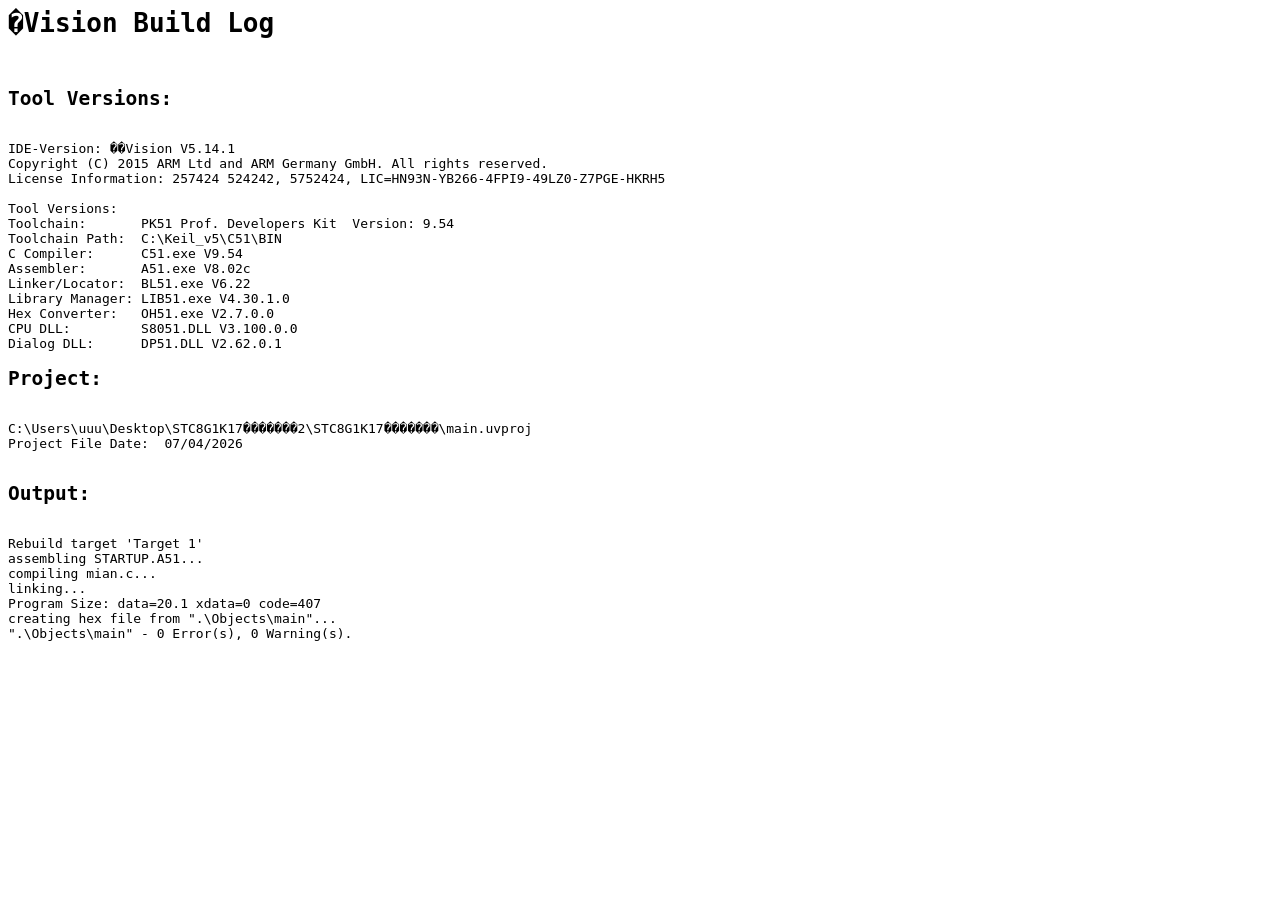
<file: STC8G1K17舵机程序 蝌蚪飞达/Objects/main.build_log.htm>
<html>
<body>
<pre>
<h1>�Vision Build Log</h1>
<h2>Tool Versions:</h2>
IDE-Version: ��Vision V5.14.1
Copyright (C) 2015 ARM Ltd and ARM Germany GmbH. All rights reserved.
License Information: 257424 524242, 5752424, LIC=HN93N-YB266-4FPI9-49LZ0-Z7PGE-HKRH5
 
Tool Versions:
Toolchain:       PK51 Prof. Developers Kit  Version: 9.54
Toolchain Path:  C:\Keil_v5\C51\BIN
C Compiler:      C51.exe V9.54
Assembler:       A51.exe V8.02c
Linker/Locator:  BL51.exe V6.22
Library Manager: LIB51.exe V4.30.1.0
Hex Converter:   OH51.exe V2.7.0.0
CPU DLL:         S8051.DLL V3.100.0.0
Dialog DLL:      DP51.DLL V2.62.0.1 
<h2>Project:</h2>
C:\Users\uuu\Desktop\STC8G1K17�������2\STC8G1K17�������\main.uvproj
Project File Date:  07/04/2026

<h2>Output:</h2>
Rebuild target 'Target 1'
assembling STARTUP.A51...
compiling mian.c...
linking...
Program Size: data=20.1 xdata=0 code=407
creating hex file from ".\Objects\main"...
".\Objects\main" - 0 Error(s), 0 Warning(s).
</pre>
</body>
</html>
</file>
<file: OpenPnP网页版硬件调试工具/style.css>
:root{--bg:#0c1119;--panel:#141c27;--line:#273343;--text:#e7edf5;--muted:#8b9aae;--accent:#49d6b2;--orange:#ffc477;--red:#ff6e7b; font-family:Inter,"Segoe UI","Microsoft YaHei",sans-serif;color:var(--text);background:var(--bg);font-size:14px}*{box-sizing:border-box}body{margin:0}button,input,select,textarea{font:inherit}button,.file-button{border:1px solid #334254;border-radius:7px;padding:10px 14px;color:var(--text);background:#202b3a;cursor:pointer;transition:background .15s,border .15s}button:hover,.file-button:hover{background:#2b394c;border-color:#52677e}button:disabled{opacity:.35;cursor:not-allowed}button:focus-visible,input:focus-visible,select:focus-visible,textarea:focus-visible{outline:2px solid var(--accent);outline-offset:3px}.primary{background:#1b564c;border-color:#2c8b76;color:#a5f7df}.primary:hover{background:#24685b}.danger{background:#582b36;border-color:#a74a5a;color:#ffb2bb}.warning{color:var(--orange)}header{padding:23px 32px;border-bottom:1px solid var(--line);display:flex;align-items:center;gap:15px;background:#101722}.brandmark{border:1px solid #357264;border-radius:11px;width:48px;height:48px;display:flex;align-items:center;justify-content:center;color:var(--accent);font-size:25px;font-weight:700;gap:3px}.brandmark span{font-size:19px}h1{font-size:22px;margin:0;font-weight:650;letter-spacing:-.4px}h1 span{font-size:17px;color:#c1ccd9;margin-left:10px}header p{font-size:10px;letter-spacing:2px;color:var(--muted);margin:6px 0 0}header b{font-weight:400;letter-spacing:0;margin-left:8px}.header-right{margin-left:auto;display:flex;gap:12px;align-items:center}main{max-width:1580px;margin:auto;padding:24px 32px}.panel{border:1px solid var(--line);background:var(--panel);border-radius:12px;padding:20px;margin-bottom:18px;box-shadow:0 5px 18px #00000010}.section-title{display:flex;align-items:center;gap:10px;margin-bottom:17px}.section-title h2{font-size:15px;font-weight:600;margin:0;letter-spacing:.4px}.section-title>.badge,.section-title>.muted{margin-left:auto}.section-title>button{margin-left:auto}.index{font-size:10px;font-family:Consolas,monospace;color:var(--accent);background:#213830;border-radius:4px;padding:4px 6px}.muted,.note{color:var(--muted)}.muted{font-size:12px}.badge{font-size:12px;padding:7px 10px;border-radius:6px;background:#283244;color:#b7c4d6;white-space:nowrap}.badge.connected{background:#1b3c33;color:var(--accent)}.badge.demo{background:#3a3425;color:var(--orange)}.badge.subtle{font-size:11px;padding:4px 8px;background:#212c3c}.connect-controls{display:flex;gap:14px;align-items:end;flex-wrap:wrap}label{display:flex;flex-direction:column;gap:7px;color:#a8b7c9;font-size:12px}select,input,textarea{color:var(--text);background:#101721;border:1px solid #334254;border-radius:6px;padding:10px}select{min-width:110px}.check{flex-direction:row;align-items:center;margin:0 0 10px 7px;gap:8px;cursor:pointer}.check input{accent-color:var(--accent)}.note{font-size:11px;line-height:1.8;margin:12px 0 0}.workspace{display:grid;grid-template-columns:minmax(390px,.95fr) minmax(450px,1.35fr);gap:20px}.motion-options{display:grid;grid-template-columns:1fr 1fr;gap:12px;margin-bottom:15px}.axis-row{display:grid;grid-template-columns:38px 1fr 52px 52px 82px;gap:8px;align-items:center;padding:13px 0;border-bottom:1px solid var(--line)}.axis-name{color:var(--accent);font-size:21px;font-family:Consolas,monospace}.axis-row:nth-child(2) .axis-name{color:#78b6ff}.axis-row:nth-child(3) .axis-name{color:#c6a0ff}.coordinate{font-family:Consolas,monospace;font-size:24px}.coordinate small{font:10px "Segoe UI",sans-serif;color:var(--muted)}.jog{font-size:22px;padding:5px}.home{font-size:12px;padding:10px 6px}.action-row{display:flex;gap:9px;margin-top:15px;flex-wrap:wrap}.action-row button{flex:1;white-space:nowrap;font-size:12px}.io-row{display:flex;align-items:center;gap:10px;padding:12px 0;border-bottom:1px solid var(--line)}.io-icon{width:33px;height:33px;display:grid;place-items:center;background:#243242;border-radius:8px;color:var(--orange);font-size:20px}.io-title{flex:1;display:flex;flex-direction:column;gap:5px;font-size:13px}.io-title small{color:var(--muted);font-size:10px}.io-state{font-size:10px;color:var(--muted);min-width:42px}.io-state.on{color:var(--accent)}.io-buttons{display:flex;gap:5px}.io-buttons button{padding:7px 10px;font-size:12px}.io-buttons button.active{border-color:#44bda0;background:#21473e;color:var(--accent)}.pneumatic-head{display:grid;grid-template-columns:1fr 1fr;gap:20px;color:#c0cede;font-size:12px;padding-bottom:5px}.pneumatics{display:grid;grid-template-columns:1fr 1fr;gap:0 20px}.pneumatics .io-icon{display:none}.pneumatics .io-row{flex-wrap:wrap}.pneumatics .io-buttons{width:100%}.pneumatics .io-buttons button{flex:1}.camera{margin-bottom:17px}.camera:last-child{margin-bottom:0}.camera-title{display:flex;align-items:center;gap:8px;margin:10px 0;color:#bdcadb;font-size:12px}.camera-title small{margin-left:auto;color:var(--muted)}.camera-frame{height:235px;position:relative;overflow:hidden;border:1px solid #2c3a4d;border-radius:8px;background:radial-gradient(ellipse,#182536,#0b111b);display:grid;place-items:center}.camera-frame video{width:100%;height:100%;object-fit:contain;position:absolute}.camera-frame .placeholder{color:#6e849e;text-align:center;z-index:1;pointer-events:none}.placeholder span{display:block;font-size:34px;margin-bottom:8px;color:#4a607b}.camera-frame .crosshair{position:absolute;inset:0;pointer-events:none;background:linear-gradient(transparent calc(50% - .5px),#49d6b280 50%,transparent calc(50% + .5px)),linear-gradient(90deg,transparent calc(50% - .5px),#49d6b280 50%,transparent calc(50% + .5px))}.crosshair:after{content:"";border:1px solid #49d6b290;width:36px;height:36px;border-radius:50%;position:absolute;left:calc(50% - 18px);top:calc(50% - 18px)}.frame-label{position:absolute;top:10px;left:11px;font:10px Consolas,monospace;letter-spacing:1px;color:#7e96b1}.camera-controls{display:flex;align-items:center;gap:7px;margin-top:9px;flex-wrap:wrap}.camera-controls select{flex:1;min-width:120px;max-width:100%;font-size:11px;padding:8px}.camera-controls button{font-size:11px;padding:8px}.camera-controls .check{margin:0;font-size:11px}.camera-status{font-size:10px;color:var(--muted);margin-top:7px}.small{padding:6px 9px;font-size:11px}.console-tools{margin-left:auto;display:flex;gap:6px}#log{height:178px;overflow:auto;background:#0c131d;border:1px solid #243143;border-radius:7px;padding:10px;font:11px/1.9 Consolas,"Microsoft YaHei",monospace;white-space:pre-wrap;overflow-wrap:anywhere}.log-line{display:grid;grid-template-columns:65px 27px 1fr;gap:5px}.log-line time{color:#5e7088}.log-line .type{color:var(--accent)}.log-line.rx .type{color:#82baff}.log-line.error{color:#ff9ca7}.log-line.info{color:#a0b0c5}#command-form{display:flex;gap:8px;margin-top:12px}#manual-command{flex:1;min-width:0;font-size:12px}.quick-commands{display:flex;gap:7px;margin-top:10px;align-items:center}.quick-commands button{font-size:10px;padding:5px 8px}.quick-commands span{margin-left:auto;font-size:10px;color:var(--muted)}footer{display:flex;justify-content:space-between;gap:15px;color:#73879f;font-size:10px;line-height:1.7}a{color:#92b6d5;text-decoration:none}dialog{width:min(880px,95vw);max-height:90vh;border:1px solid #3a4d63;background:#141c27;color:var(--text);border-radius:14px;padding:24px}dialog::backdrop{background:#000b;backdrop-filter:blur(4px)}#config-fields{display:grid;grid-template-columns:1fr 1fr;gap:13px;margin-top:18px}#config-fields textarea{height:72px;resize:vertical;font:12px/1.5 Consolas,monospace}#config-fields label.wide{grid-column:1/-1}#config-fields .check{margin:7px 0}.settings-actions{display:flex;gap:8px;margin-top:20px;flex-wrap:wrap}.settings-actions button:last-child{margin-left:auto}#toast{position:fixed;bottom:25px;left:50%;transform:translateX(-50%);max-width:90vw;background:#263c50;border:1px solid #527088;padding:12px 20px;border-radius:9px;box-shadow:0 6px 28px #0008;font-size:13px;z-index:10;display:none}#toast.show{display:block}body.busy .coordinate{opacity:.6}@media(min-width:1450px){.camera-frame{height:260px}}@media(max-width:1000px){main{padding:18px}.workspace{grid-template-columns:1fr 1.12fr;gap:14px}.panel{padding:15px}.axis-row{grid-template-columns:26px 1fr 40px 40px 64px;gap:5px}.coordinate{font-size:20px}header{padding:18px}h1 span{display:block;margin:3px 0 0;font-size:12px}.header-right{gap:7px}.header-right button{font-size:12px;padding:9px}.pneumatics{gap:0 10px}.camera-frame{height:210px}}@media(max-width:760px){header{flex-wrap:wrap}.header-right{width:100%;margin:5px 0 0}.header-right .badge{margin-right:auto}.workspace{display:block}.connect-controls>label:not(.check){flex:1}.connect-controls>label select{width:100%}.connect-controls>button{flex:1}.connect-controls .check{width:100%;margin-top:4px}.camera-frame{height:240px}footer{flex-direction:column;gap:4px}#config-fields{grid-template-columns:1fr}.settings-actions button:last-child{margin-left:0}.pneumatics{gap:0 20px}}[hidden]{display:none!important}
:root{--dial-size:320px}
.motion-panel .motion-options{gap:14px;margin-bottom:16px}.motion-panel .motion-options label{display:grid;grid-template-columns:1fr auto;gap:6px}.motion-options input{grid-column:1/-1;width:100%;height:38px}.motion-panel #feed{border-color:#36564e;color:#92ead1}.motion-panel #feed-z{border-color:#51426a;color:#d0b1fa}.axis-readouts{display:grid;grid-template-columns:repeat(3,minmax(0,1fr));gap:8px;margin-bottom:18px}.axis-readout{display:flex;gap:10px;align-items:center;background:#0e1722;border:1px solid #2b3b4d;border-radius:7px;padding:10px 12px}.axis-readout .axis-name{font-size:15px}.axis-readout:nth-child(2) .axis-name{color:#78b6ff}.axis-readout:nth-child(3) .axis-name{color:#c6a0ff}.axis-readout .coordinate{font-size:18px;display:flex;flex-wrap:wrap;align-items:baseline;gap:5px}.axis-readout .coordinate small{font-size:9px}.jog-layout{display:grid;grid-template-columns:minmax(0,1fr) 72px;gap:18px;align-items:stretch;max-width:460px;margin:0 auto}.xy-area{min-width:0}.controller-caption{display:flex;align-items:center;justify-content:space-between;height:23px;font-size:11px;color:#bdcadb;letter-spacing:.7px}.controller-caption small{font-size:9px;color:#658098}.xy-pad{position:relative;width:100%;max-width:var(--dial-size);aspect-ratio:1;margin:0 auto}.dial-art{position:absolute;inset:0;width:100%;height:100%;pointer-events:none}.dial-ring{fill:none;stroke:#293e52;stroke-width:19;transition:stroke .15s}.dial-ring:nth-of-type(4){stroke:#284b49}.direction{display:flex;flex-direction:column;align-items:center;justify-content:center;gap:2px;position:absolute;z-index:2;padding:0;background:#213348;border:1px solid #4b6783;border-radius:9px;color:#acc7e5;box-shadow:0 3px 8px #0003}.direction:hover{background:#305572;border-color:#73a6cc;color:#e7f5ff}.direction:active{transform:translate(-50%,-50%) scale(.94)}.direction span{font-size:13px;line-height:1.2}.direction b{font:600 13px Consolas,monospace}.xy-pad .direction{width:18%;height:18%;max-width:52px;max-height:52px;transform:translate(-50%,-50%)}.dir-up{left:50%;top:14%}.dir-right{left:86%;top:50%}.dir-down{left:50%;top:86%}.dir-left{left:14%;top:50%}.dir-right,.dir-left{flex-direction:row}.dir-right span{order:2}.dial-home{position:absolute;display:flex;align-items:center;gap:5px;justify-content:center;width:21%;height:14%;padding:0;background:#223b34;border:1px solid #3e6e5d;color:#9cdfc9;font-size:11px;z-index:3;box-shadow:0 3px 8px #0003}.dial-home span{font-size:20px}.dial-home b{font-weight:500}.dial-home:hover{background:#2e594a;border-color:#70b99d}.home-x{left:1%;top:1%;border-radius:10px 5px 16px 5px}.home-y{right:1%;bottom:1%;border-radius:16px 5px 10px 5px;background:#263a50;border-color:#496986;color:#a4c9f0}.home-all{left:1%;bottom:1%;border-radius:5px 16px 5px 10px}.dial-center{position:absolute;width:27%;height:27%;left:36.5%;top:36.5%;border-radius:50%;background:radial-gradient(circle,#25453f,#162b2c);border:1px solid #3a7968;display:flex;flex-direction:column;justify-content:center;align-items:center;box-shadow:0 0 22px #49d6b211;pointer-events:none}.dial-center span{font:10px Consolas,monospace;letter-spacing:2px;color:#83b6ad}.dial-center b{font:600 24px Consolas,monospace;color:#9debd4;margin:2px 0}.dial-center small{font-size:9px;color:#769f96}.dial-step{position:absolute;transform:translate(-50%,-50%);width:29px;height:29px;border-radius:50%;padding:0;background:#172837;border:2px solid #405469;color:#9cafc3;font:11px Consolas,monospace;z-index:4;box-shadow:0 2px 5px #0007}.dial-step:hover{background:#2b455a;color:#fff}.dial-step.selected{border-color:#6be3c0;background:#23614f;color:#d7fff1;box-shadow:0 0 0 3px #49d6b21c}.step-0{left:60%;top:40%}.step-1{left:66%;top:34%}.step-2{left:72%;top:28%}.step-3{left:78%;top:22%}.controller-footnote{display:flex;justify-content:center;gap:8px;align-items:center;font-size:10px;color:#7d97ad;height:30px}.controller-footnote b{color:#a9c8d3;font-weight:500}.controller-footnote i{width:5px;height:5px;background:var(--accent);border-radius:50%}.z-area{display:flex;flex-direction:column}.z-track{position:relative;flex:1;min-height:240px;border:1px solid #3e3452;border-radius:10px;background:linear-gradient(90deg,#1a2131,#252839,#1a2131);margin:4px 5px 0;display:flex;flex-direction:column;align-items:center;padding:8px 0;gap:7px}.z-track:before{content:"";position:absolute;left:50%;top:55px;bottom:50px;width:2px;background:#564770}.z-home{width:45px;padding:5px 0;border-color:#675280;background:#372e49;color:#d0b3f1;font-size:14px;z-index:2}.z-home b{font:12px Consolas,monospace}.z-home:hover{background:#4a3c62;border-color:#aa84cf}.z-track .direction{position:relative;inset:auto;flex-shrink:0;width:45px;height:43px;background:#302a41;border-color:#65517e;color:#cab0e9}.z-track .direction:hover{background:#483459;border-color:#a681cf}.z-track .direction:active{transform:scale(.94)}.z-steps{position:relative;flex:1;display:flex;flex-direction:column;align-items:center;justify-content:center;gap:9px;z-index:2}.z-step{width:31px;height:31px;flex-shrink:0;border-radius:50%;padding:0;background:#262438;border:2px solid #675877;font:11px Consolas,monospace;color:#b6a3ca}.z-step:hover{background:#4b3a5b}.z-step.selected{background:#5d3c7b;border-color:#c49ce9;color:#fff;box-shadow:0 0 0 3px #bb8cea20}.z-area .controller-footnote b{color:#c6ace4}.motion-panel #position-source{margin-top:8px}.motion-panel .action-row{margin-top:10px}@media(max-width:1100px) and (min-width:761px){.jog-layout{grid-template-columns:minmax(0,1fr) 59px;gap:7px}.axis-readout{padding:8px 6px;gap:6px}.axis-readout .coordinate{font-size:16px}.dial-step{width:26px;height:26px;font-size:10px}.z-track{margin:4px 0 0;min-height:245px}.z-steps{gap:5px}.z-step{height:27px;width:27px}.dial-center b{font-size:20px}}@media(max-width:430px){.jog-layout{grid-template-columns:minmax(0,1fr) 57px;gap:7px}.axis-readout{padding:8px 6px;gap:5px}.axis-readout .coordinate{font-size:16px}.dial-step{width:24px;height:24px;font-size:9px}.dial-home{font-size:10px}.dial-home span{font-size:16px}.direction b{font-size:11px}.direction span{font-size:10px}.dial-center b{font-size:19px}.dial-center span{font-size:9px}.dial-center small{font-size:8px}.z-track{min-height:250px;margin:4px 0 0}.z-steps{gap:4px}.z-step{width:27px;height:27px}.controller-caption small{display:none}}
.dial-ring:nth-of-type(4){stroke:#293e52}.dial-ring.selected-ring{stroke:#315e55}@media(max-width:1100px) and (min-width:761px){.dial-step{width:22px;height:22px;font-size:9px}}

/* Compact connection strip: desktop height ~half of the original panel. */
.connection.panel{display:grid;grid-template-columns:130px minmax(0,1fr);column-gap:18px;row-gap:8px;padding:15px 20px}
.connection .section-title{margin:0;align-self:center;gap:8px}
.connection .section-title>.muted{display:none}
.connection .connect-controls{align-items:center;gap:12px}
.connection .connect-controls>label:not(.check){flex-direction:row;align-items:center;gap:8px;white-space:nowrap}
.connection select{padding:7px 9px;min-width:95px;font-size:12px}
.connection .connect-controls>button{padding:7px 12px;font-size:12px}
.connection .check{margin:0;white-space:nowrap}
.connection .note{grid-column:1/-1;margin:0;line-height:1.6;font-size:10px}
@media(max-width:1000px){.connection.panel{grid-template-columns:110px minmax(0,1fr);gap:8px 12px;padding:12px 15px}.connection .connect-controls{gap:8px}.connection .connect-controls>label:not(.check){gap:5px}.connection .connect-controls>button{padding:7px 9px}}
@media(max-width:760px){.connection.panel{grid-template-columns:1fr;padding:12px 15px}.connection .connect-controls>label:not(.check){flex:initial}.connection .connect-controls>button{flex:initial}.connection .connect-controls .check{width:auto;margin:0}.connection .section-title>.muted{display:inline;margin-left:auto}}

/* Light palette; camera pixels remain untouched. */
html[data-theme="dark"]{color-scheme:dark}
html[data-theme="light"]{color-scheme:light;--bg:#edf2f7;--panel:#fff;--line:#d4dfe9;--text:#203348;--muted:#61758b;--accent:#087e65;--orange:#9c650f;--red:#c1384d}
html[data-theme="light"] header{background:#f8fbfd}
html[data-theme="light"] h1 span{color:#536a80}
html[data-theme="light"] .brandmark{background:#e3f4ed;border-color:#9fcfbd}
html[data-theme="light"] button,html[data-theme="light"] .file-button{background:#eef3f8;border-color:#c5d3e1;color:#324d67}
html[data-theme="light"] button:hover,html[data-theme="light"] .file-button:hover{background:#dfeaf3;border-color:#94abc1}
html[data-theme="light"] .primary{background:#d9f0e6;border-color:#7abfa4;color:#17624a}
html[data-theme="light"] .primary:hover{background:#bfe5d4}
html[data-theme="light"] .danger{background:#ffe3e7;border-color:#dc96a3;color:#a32c42}
html[data-theme="light"] .warning{color:#996014}
html[data-theme="light"] label{color:#49637c}
html[data-theme="light"] input,html[data-theme="light"] select,html[data-theme="light"] textarea{background:#f8fafc;border-color:#bfcedd;color:#203348}
html[data-theme="light"] .index{background:#e0f3eb;color:#187055}
html[data-theme="light"] .badge,html[data-theme="light"] .badge.subtle{background:#e7eef5;color:#587087}
html[data-theme="light"] .badge.connected{background:#dff3e9;color:#177052}
html[data-theme="light"] .badge.demo{background:#fff0d3;color:#896011}
html[data-theme="light"] .io-icon{background:#edf3f8;color:#9b6a20}
html[data-theme="light"] .io-buttons button.active{background:#dff3e9;border-color:#68af91;color:#17634b}
html[data-theme="light"] .io-state.on{color:#177052}
html[data-theme="light"] .pneumatic-head{color:#486680}
html[data-theme="light"] .axis-readout{background:#f5f9fc;border-color:#cfdae5}
html[data-theme="light"] .axis-readout:nth-child(2) .axis-name{color:#3975af}
html[data-theme="light"] .axis-readout:nth-child(3) .axis-name{color:#8152ac}
html[data-theme="light"] .motion-panel #feed{border-color:#9fcfbd;color:#176d52}
html[data-theme="light"] .motion-panel #feed-z{border-color:#c7b5dc;color:#79539b}
html[data-theme="light"] .controller-caption{color:#47637d}
html[data-theme="light"] .controller-caption small{color:#768ca1}
html[data-theme="light"] #dial-bg stop:first-child{stop-color:#f8fbfe}
html[data-theme="light"] #dial-bg stop:last-child{stop-color:#edf3f8}
html[data-theme="light"] .dial-art>circle:first-of-type{stroke:#b4c7d8}
html[data-theme="light"] .dial-ring,html[data-theme="light"] .dial-ring:nth-of-type(4){stroke:#d8e4ef}
html[data-theme="light"] .dial-ring.selected-ring{stroke:#afd6c7}
html[data-theme="light"] .dial-art>path:nth-last-child(2){stroke:#f3f7fb}
html[data-theme="light"] .dial-art>path:last-child{stroke:#b8cbdc}
html[data-theme="light"] .direction{background:#e1ecf6;border-color:#9bb7d0;color:#3b648c;box-shadow:0 3px 8px #344e6812}
html[data-theme="light"] .direction:hover{background:#c8ddee;border-color:#6397bd;color:#285875}
html[data-theme="light"] .dial-home{background:#e0f2e8;border-color:#91bda9;color:#286b50;box-shadow:0 3px 8px #344e6812}
html[data-theme="light"] .home-y{background:#e1ecf8;border-color:#9cb7d2;color:#376896}
html[data-theme="light"] .dial-center{background:radial-gradient(circle,#eaf8f1,#d1eadf);border-color:#8fbaa6;box-shadow:0 0 22px #1785680c}
html[data-theme="light"] .dial-center span,html[data-theme="light"] .dial-center small{color:#548576}
html[data-theme="light"] .dial-center b{color:#216f52}
html[data-theme="light"] .dial-step{background:#f3f7fb;border-color:#a1b7cb;color:#4f6b84;box-shadow:0 2px 5px #344e6820}
html[data-theme="light"] .dial-step.selected{background:#d0efdf;border-color:#469b77;color:#1e654b;box-shadow:0 0 0 3px #26895f12}
html[data-theme="light"] .controller-footnote{color:#758b9f}
html[data-theme="light"] .controller-footnote b{color:#44735f}
html[data-theme="light"] .z-track{background:linear-gradient(90deg,#f4f0f8,#ebe4f3,#f4f0f8);border-color:#c7b6da}
html[data-theme="light"] .z-track:before{background:#d0bedf}
html[data-theme="light"] .z-home,html[data-theme="light"] .z-track .direction{background:#e8def2;border-color:#b39cc9;color:#71508e}
html[data-theme="light"] .z-step{background:#f5f0fb;border-color:#baa6cb;color:#715c85}
html[data-theme="light"] .z-step.selected{background:#ddc6ee;border-color:#9b73bb;color:#633687;box-shadow:0 0 0 3px #8655ad10}
html[data-theme="light"] .z-area .controller-footnote b{color:#795699}
html[data-theme="light"] .camera-title{color:#496780}
html[data-theme="light"] #log{background:#f5f8fc;border-color:#d3deea;color:#324f69}
html[data-theme="light"] .log-line time{color:#8a9cad}
html[data-theme="light"] .log-line.rx .type{color:#3678b3}
html[data-theme="light"] .log-line.error{color:#b4394c}
html[data-theme="light"] .log-line.info{color:#61788e}
html[data-theme="light"] dialog{background:#fff;border-color:#a9bfd2;color:#203348}
html[data-theme="light"] dialog::backdrop{background:#233a5960}
html[data-theme="light"] #toast{background:#e0edf7;border-color:#91b5d0;color:#294e6c;box-shadow:0 6px 28px #27456425}
html[data-theme="light"] footer{color:#6d859b}
html[data-theme="light"] a{color:#397cb0}
@media(max-width:760px){.header-right{flex-wrap:wrap}.header-right .badge{margin-right:auto}}

/* Emergency action belongs beside the motion controls. */
.motion-panel .section-title>#stop{margin-left:0}
button.emergency-icon{display:flex;flex-direction:column;align-items:center;justify-content:center;gap:2px;width:52px;height:52px;padding:4px;border:1px solid #a44753;background:#3c202a;border-radius:9px;color:#ffdce1;flex-shrink:0}
button.emergency-icon svg{width:30px;height:30px;filter:drop-shadow(0 2px 2px #0003)}
button.emergency-icon svg path{fill:#e54153;stroke:#ff91a0;stroke-width:1.5}
button.emergency-icon svg rect{fill:#fff}
button.emergency-icon span{font-size:10px;font-weight:700;line-height:1}
button.emergency-icon:hover{background:#592c37;border-color:#ed7b89}
button.emergency-icon:active{transform:scale(.95)}
html[data-theme="light"] button.emergency-icon{background:#fff0f1;border-color:#d98d98;color:#a51c32}
html[data-theme="light"] button.emergency-icon:hover{background:#ffdae0;border-color:#c4475a}
html[data-theme="light"] .motion-panel .controller-caption{color:#213b54;font-weight:600}
html[data-theme="light"] .motion-panel .controller-caption small{color:#4b6177}
html[data-theme="light"] .motion-panel label,html[data-theme="light"] .motion-panel .muted{color:#354e65}
html[data-theme="light"] .motion-panel .coordinate{color:#1c344c;font-weight:600}
html[data-theme="light"] .motion-panel .coordinate small{color:#415d74}
html[data-theme="light"] .motion-panel .note{color:#425e74}
html[data-theme="light"] .motion-panel #feed{color:#164e3c;font-weight:600}
html[data-theme="light"] .motion-panel #feed-z{color:#533572;font-weight:600}
html[data-theme="light"] .direction{color:#123f68;border-color:#789dbf;background:#d8e7f5}
html[data-theme="light"] .direction b{font-weight:700;font-size:14px}
html[data-theme="light"] .dial-home{color:#164d36;border-color:#72a68c;background:#d8eddf}
html[data-theme="light"] .dial-home b{font-weight:700}
html[data-theme="light"] .home-y{color:#234f78;border-color:#86a7c5;background:#dae7f6}
html[data-theme="light"] .dial-step{color:#254762;border-color:#829eb8;background:#edf4fa;font-weight:700}
html[data-theme="light"] .dial-step.selected{color:#124b34;border-color:#368860;background:#b9e3cc}
html[data-theme="light"] .dial-center span,html[data-theme="light"] .dial-center small{color:#2c5f4f;font-weight:600}
html[data-theme="light"] .dial-center b{color:#124b34}
html[data-theme="light"] .controller-footnote,html[data-theme="light"] .controller-footnote b{color:#315d4b;font-weight:600}
html[data-theme="light"] .z-home,html[data-theme="light"] .z-track .direction{color:#4f296f;border-color:#9c7ebb;background:#e2d4ef}
html[data-theme="light"] .z-step{color:#54336d;border-color:#a28ab8;background:#f0e9f7;font-weight:700}
html[data-theme="light"] .z-step.selected{color:#48225e;border-color:#8053a0;background:#cdb0e2}
html[data-theme="light"] .z-area .controller-footnote b{color:#593579}
/* Preserve legibility in the disconnected state while clearly disabling input. */
html[data-theme="light"] button:disabled{opacity:1;background:#e7edf2;border-color:#aab8c5;border-style:dashed;color:#5b6b79;box-shadow:none}
html[data-theme="light"] input:disabled,html[data-theme="light"] select:disabled{opacity:1;color:#586b7c;background:#edf1f5}
html[data-theme="light"] .camera-frame{background:radial-gradient(ellipse,#f9fcff,#e1eaf3);border-color:#b4c7d9}
html[data-theme="light"] .camera-frame .placeholder{color:#496981}
html[data-theme="light"] .camera-frame .placeholder span{color:#64859f}
html[data-theme="light"] .camera-frame .frame-label{color:#526f88}
html[data-theme="light"] .camera-frame .crosshair{background:linear-gradient(transparent calc(50% - .5px),#23715a65 50%,transparent calc(50% + .5px)),linear-gradient(90deg,transparent calc(50% - .5px),#23715a65 50%,transparent calc(50% + .5px))}
html[data-theme="light"] .crosshair:after{border-color:#23715a80}

/* Keep the stop control beside -X, with its own space outside the dial. */
.jog-layout{max-width:520px}
.xy-area{padding-left:62px}
.xy-pad>#stop{position:absolute;left:-62px;top:50%;transform:translateY(-50%);z-index:5}
.xy-pad>#stop:active{transform:translateY(-50%) scale(.95)}
.axis-readout .coordinate{font-size:28px;line-height:1.2}
.axis-readout .coordinate>span{font-weight:800;letter-spacing:-.7px}
.axis-readout .coordinate small{font-size:10px;font-weight:400}
html[data-theme="light"] .motion-panel .axis-readout .coordinate{color:#152f49;font-weight:800}
@media(max-width:1100px) and (min-width:761px){.xy-area{padding-left:52px}.xy-pad>#stop{left:-52px;width:44px;height:48px}.axis-readout .coordinate{font-size:23px}}
@media(max-width:430px){.xy-area{padding-left:52px}.xy-pad>#stop{left:-52px;width:44px;height:48px}.axis-readout .coordinate{font-size:23px}}
.stop-notice{display:flex;align-items:center;gap:12px;padding:11px 12px;margin-top:12px;background:#42252b;border:1px solid #9c4857;border-radius:8px;color:#ffd5dc;font-size:11px;line-height:1.7}
.stop-notice span{flex:1}
.stop-notice button{flex-shrink:0;padding:7px 10px;font-size:11px}
html[data-theme="light"] .stop-notice{background:#fff0f1;border-color:#d898a3;color:#942b3e}

.nozzle-grid{display:grid;grid-template-columns:1fr 1fr;gap:12px}
.nozzle-card{min-width:0;border:1px solid var(--line);border-radius:9px;padding:12px;background:#101925}
.nozzle-heading{display:flex;align-items:center;justify-content:space-between;gap:8px;margin-bottom:12px;font-size:12px}
.nozzle-heading b{font-size:12px;font-weight:600}.nozzle-heading span{color:var(--accent);font:13px Consolas,monospace}.nozzle-heading small{color:var(--muted);font-size:10px}
.nozzle-heading strong{font-size:18px}.nozzle-inputs{display:grid;grid-template-columns:1fr 1fr;gap:8px}.nozzle-inputs label,.nozzle-target label{font-size:10px;gap:5px}.nozzle-inputs input{width:100%;padding:8px;font-size:12px}
.nozzle-presets{display:flex;gap:5px;margin-top:9px}.nozzle-presets button{flex:1;padding:4px;font-size:10px}
.nozzle-card .action-row{margin-top:9px;gap:5px}.nozzle-card .action-row button{font-size:11px;padding:8px 4px}
.nozzle-target{display:flex;align-items:end;gap:8px;margin-top:12px;padding-top:12px;border-top:1px solid var(--line)}.nozzle-target label{flex:1;min-width:0}.nozzle-target input{width:100%;padding:8px;font-size:12px}.nozzle-target button{font-size:11px;padding:8px;white-space:nowrap}
.camera-rotation{flex-direction:row;align-items:center;gap:5px;font-size:10px}.camera-rotation input{width:66px;padding:6px;font-size:11px}
html[data-theme="light"] .nozzle-card{background:#f5f9fc}
@media(max-width:430px){.nozzle-grid{grid-template-columns:1fr}}
.endstop-grid{display:grid;grid-template-columns:repeat(3,minmax(0,1fr));gap:9px}
.endstop-card{display:flex;flex-direction:column;gap:9px;padding:13px 10px;border:1px solid var(--line);border-radius:8px;background:#101925;font-size:12px}
.endstop-card b{overflow-wrap:anywhere}.endstop-card span{font-weight:700}.endstop-card.unknown{color:var(--muted)}
.endstop-card.open span{color:#6bdfb6}.endstop-card.triggered{border-color:#bb6370}.endstop-card.triggered span{color:#ff8c9e}
html[data-theme="light"] .endstop-card{background:#f5f9fc}html[data-theme="light"] .endstop-card.open span{color:#16634c}
html[data-theme="light"] .endstop-card.triggered{background:#fff1f2;border-color:#d38c98}html[data-theme="light"] .endstop-card.triggered span{color:#a12640}
@media(max-width:430px){.endstop-grid{grid-template-columns:repeat(2,minmax(0,1fr))}}
.device-toggle{flex:0 0 62px;width:62px;height:62px;padding:10px;display:grid;place-items:center;background:transparent;border:1px solid var(--line);border-radius:14px;color:var(--muted)}
.device-toggle svg{width:40px;height:40px;overflow:visible}.device-toggle .icon-fill{fill:currentColor;fill-opacity:0;stroke:none;transition:fill-opacity .15s}
.device-toggle:hover{background:#243242;color:var(--text)}.device-toggle.active .icon-fill{fill-opacity:.18}
.device-toggle.light.active{color:#ffd069;border-color:#b88b37;background:#4c3d242e;box-shadow:0 0 16px #ffc65b22}
.device-toggle.pump.active{color:#61d8c0;border-color:#389a87;background:#206a5730}
.device-toggle.valve.active{color:#9bbfff;border-color:#668fc6;background:#36597e30}
.pneumatics .io-row{flex-wrap:nowrap;gap:8px}.pneumatics .io-title{min-width:0}.pneumatics .io-state{min-width:28px}.pneumatics .device-toggle{flex-basis:54px;width:54px;height:58px;padding:8px}
.all-lights{border-bottom:0;padding-bottom:0;margin-top:6px}
html[data-theme="light"] .device-toggle{color:#657483;background:transparent;border-color:#bac8d5}
html[data-theme="light"] .device-toggle.active.light{color:#a46b08;background:#fff3d7;border-color:#c49a46}
html[data-theme="light"] .device-toggle.active.pump{color:#16705c;background:#e0f5ec;border-color:#6aaa96}
html[data-theme="light"] .device-toggle.active.valve{color:#2a65a5;background:#e7f1fe;border-color:#7ca2d0}
.device-toggle:disabled,html[data-theme="light"] .device-toggle:disabled{opacity:.55;background:transparent;border-style:dashed;color:var(--muted)}
@media(min-width:761px) and (max-width:1100px){.pneumatics .io-row{display:grid;grid-template-columns:54px 1fr}.pneumatics .io-state{grid-column:2}.pneumatics .device-toggle{grid-row:span 2}}
.light-mode-switch{display:flex;border:1px solid var(--line);border-radius:8px;padding:3px;gap:3px;margin-bottom:10px}
.light-mode-switch button{flex:1;border:0;background:transparent;padding:8px;color:var(--muted)}.light-mode-switch button.active{background:#21473e;color:var(--accent);font-weight:700}
.light-settings{display:grid;grid-template-columns:minmax(90px,1fr) 74px auto;gap:10px;align-items:end;padding:12px 0 15px;border-bottom:1px solid var(--line)}
.light-settings label{font-size:11px;gap:5px}.light-settings label span{color:var(--muted);font-size:10px}.light-settings input[type=number]{width:100%;padding:7px}.light-settings input[type=color]{width:100%;height:35px;padding:3px;cursor:pointer}
.light-settings button{font-size:11px;padding:9px}.light-preview{grid-column:1/-1;color:var(--muted);font:10px/1.7 Consolas,monospace;overflow-wrap:anywhere}
html[data-theme="light"] .light-mode-switch button.active{background:#dff3e9;color:#17634b}
@media(max-width:430px){.light-settings{grid-template-columns:minmax(80px,1fr) 62px auto;gap:6px}}
.lighting-panel .section-title{margin-bottom:10px}
.lighting-panel .light-mode-switch{width:150px;margin:0 0 6px auto;padding:2px}
.lighting-panel .light-mode-switch button{padding:5px 12px;font-size:11px}
.lighting-panel .io-row{padding:7px 0;border-bottom:0;gap:9px}
.lighting-panel .device-toggle{width:42px;height:42px;flex-basis:42px;padding:6px;border-radius:10px}
.lighting-panel .device-toggle svg{width:29px;height:29px}
.lighting-panel .io-title{gap:3px;font-size:12px}.lighting-panel .io-title small{font-size:9px}
.lighting-panel .light-settings{grid-template-columns:minmax(90px,1fr) 46px auto;gap:6px;padding:2px 0 9px 51px}
.lighting-panel .light-settings label{font-size:10px;gap:3px}
.lighting-panel .light-settings label:first-child{display:grid;grid-template-columns:auto 1fr;gap:2px 6px}
.lighting-panel .light-settings label:first-child span{justify-self:end}
.lighting-panel input[type=range]{grid-column:1/-1;width:100%;min-width:0;height:24px;margin:0;padding:0;border:0;background:transparent;accent-color:var(--accent);cursor:pointer}
.lighting-panel input[type=range]:disabled{cursor:not-allowed;opacity:.5}
.lighting-panel .light-settings input[type=color]{height:24px;padding:2px}
.lighting-panel .light-settings button{padding:5px 7px;font-size:10px;height:27px}
.lighting-panel .light-preview{font-size:9px;line-height:1.3}
.lighting-panel .note{margin-top:7px;font-size:10px;line-height:1.6}
.lighting-panel .all-lights{margin-top:5px;padding:5px 0}
@media(max-width:430px){.lighting-panel .light-settings{padding-left:0}}
.pneumatics .pump-row{display:grid;grid-template-columns:54px minmax(0,1fr);gap:5px 8px;align-items:center}
.pump-row .device-toggle{grid-row:span 2}.pump-row .io-state{grid-column:2;min-width:0}
.pump-settings{grid-column:1/-1;display:grid;grid-template-columns:minmax(60px,1fr) auto;align-items:end;gap:5px;margin-top:5px}
.pump-settings label{display:grid;grid-template-columns:1fr auto;gap:3px;font-size:10px}.pump-settings label span{color:var(--accent);font-weight:700}
.pump-settings input[type=range]{grid-column:1/-1;width:100%;min-width:0;margin:0;padding:0;height:24px;background:transparent;border:0;accent-color:var(--accent);cursor:pointer}
.pump-settings button{font-size:10px;padding:5px;height:26px}.pump-settings code{grid-column:1/-1;font:9px/1.5 Consolas,monospace;color:var(--muted);overflow-wrap:anywhere}
.lighting-panel .io-row{display:grid;grid-template-columns:36px minmax(0,1fr) auto;gap:4px 8px;padding:8px 0;border-bottom:1px solid var(--line)}
.lighting-panel .device-toggle{grid-row:1/span 2;align-self:start;width:36px;height:36px;flex-basis:36px;padding:4px}
.lighting-panel .light-settings{grid-column:2/-1;grid-template-columns:minmax(70px,110px) 42px auto;justify-content:start;gap:4px 6px;padding:0;border:0}
.lighting-panel .light-settings label{font-size:9px}.lighting-panel .light-settings label:first-child{gap:1px 4px}
.lighting-panel .light-settings label span{font-size:9px}.lighting-panel .light-settings input[type=range]{height:19px}
.lighting-panel .light-settings input[type=color]{height:21px}.lighting-panel .light-settings button{height:23px;padding:4px 6px;font-size:9px}
.lighting-panel .light-preview{font-size:8px;line-height:1.2}
.pump-settings{grid-template-columns:1fr}.pump-settings input:disabled{opacity:.5;cursor:not-allowed}
/* Module layout follows the user's reference, with narrower endstop column. */
.workspace{display:grid;grid-template-columns:minmax(320px,2fr) minmax(150px,.9fr) minmax(320px,2fr);gap:18px;align-items:stretch}
.workspace>.panel{min-width:0;margin:0}
.workspace>.motion-panel{grid-column:1;grid-row:1}
.workspace>.endstop-panel{grid-column:2;grid-row:1}
.workspace>.nozzle-panel{grid-column:3;grid-row:1}
.workspace>.lighting-panel{grid-column:1;grid-row:2}
.workspace>.pneumatic-panel{grid-column:2/4;grid-row:2}
.workspace>.vision-panel{grid-column:1/-1;grid-row:3}
.workspace>.console-panel{grid-column:1/-1;grid-row:4}
.workspace .endstop-panel .section-title{flex-wrap:wrap;gap:8px}
.workspace .endstop-panel h2{font-size:13px}
.workspace .endstop-panel #endstop-query{width:100%;margin:4px 0 0;padding:9px 4px;font-size:11px}
.workspace .endstop-grid{grid-template-columns:1fr;gap:12px}
.workspace .endstop-card{padding:16px 12px;gap:12px}
.workspace .endstop-panel .note{overflow-wrap:anywhere}
.workspace .axis-readouts{gap:5px}.workspace .axis-readout{padding:8px 6px;gap:5px;min-width:0}
.workspace .axis-readout .coordinate{font-size:23px}.workspace .jog-layout{grid-template-columns:minmax(0,1fr) 57px;gap:8px}
.workspace .xy-area{padding-left:50px}.workspace .xy-pad>#stop{left:-50px;width:42px;height:48px}
.workspace .controller-caption small{display:none}
.workspace .z-track{margin:4px 0 0}
.workspace #cameras{display:grid;grid-template-columns:repeat(2,minmax(0,1fr));gap:18px;margin-top:14px}
.workspace #cameras>.camera{min-width:0;margin:0;padding:16px;border:1px solid var(--line);border-radius:10px;background:var(--panel)}
.workspace .camera-frame{height:270px}
.workspace .camera-controls{flex-wrap:wrap;gap:7px}
.workspace .camera-controls select{flex:1 1 180px;min-width:0;max-width:100%}
.workspace .vision-panel{background:transparent;border:0;box-shadow:none;padding:0}
.workspace .vision-panel>.section-title{margin-bottom:8px}.workspace .vision-panel>#camera-discovery{margin-top:0}
.workspace .console-panel #log{height:200px}
.workspace .pneumatic-panel .pneumatics{column-gap:24px}
.workspace .pneumatic-panel .pump-row{padding:14px 0}
@media(min-width:1201px){.workspace .nozzle-grid{grid-template-columns:1fr}.workspace .nozzle-card{padding:16px}.workspace .nozzle-heading{margin-bottom:10px}.workspace .nozzle-panel{display:flex;flex-direction:column}.workspace .nozzle-grid{flex:1;align-content:start}}
@media(min-width:861px) and (max-width:1200px){main{padding:18px}.workspace{gap:14px}.workspace>.panel{padding:13px}.workspace .vision-panel{padding:0}.workspace .nozzle-grid{grid-template-columns:1fr;gap:10px}.workspace .nozzle-card{padding:10px}.workspace .axis-readout .coordinate{font-size:21px}.workspace .section-title{gap:6px}.workspace .section-title h2{font-size:13px}.workspace .camera-frame{height:240px}}
@media(max-width:860px){.workspace{grid-template-columns:minmax(0,1fr) minmax(0,1fr);gap:14px}.workspace>.motion-panel{grid-column:1;grid-row:1/3}.workspace>.endstop-panel{grid-column:2;grid-row:1}.workspace>.nozzle-panel{grid-column:2;grid-row:2}.workspace>.lighting-panel{grid-column:1;grid-row:3}.workspace>.pneumatic-panel{grid-column:2;grid-row:3}.workspace>.vision-panel{grid-column:1/-1;grid-row:4}.workspace>.console-panel{grid-column:1/-1;grid-row:5}.workspace .endstop-grid{grid-template-columns:repeat(3,minmax(0,1fr));gap:5px}.workspace .endstop-card{padding:9px 5px;font-size:10px}.workspace .nozzle-grid{grid-template-columns:1fr}.workspace .pneumatics{column-gap:10px}.workspace .camera-frame{height:200px}.workspace #cameras>.camera{padding:12px}.workspace .lighting-panel .light-settings{grid-template-columns:minmax(65px,1fr) 32px auto}.workspace .lighting-panel .io-row{grid-template-columns:30px 1fr auto}.workspace .lighting-panel .device-toggle{width:30px;height:32px}.workspace .pump-settings{margin-top:4px}}
@media(max-width:650px){.workspace{display:flex;flex-direction:column;gap:14px}.workspace>.panel{width:100%}.workspace #cameras{grid-template-columns:1fr}.workspace .camera-frame{height:240px}.workspace .jog-layout{max-width:460px}.workspace .nozzle-grid{grid-template-columns:repeat(2,minmax(0,1fr))}.workspace .endstop-panel .section-title #endstop-query{width:auto;margin:0 0 0 auto;padding:9px}.workspace .lighting-panel .light-settings{grid-template-columns:110px 42px auto}.workspace .lighting-panel .io-row{grid-template-columns:36px 1fr auto}.workspace .lighting-panel .device-toggle{width:36px;height:36px}}
@media(max-width:430px){.workspace .nozzle-grid{grid-template-columns:1fr}.workspace .camera-frame{height:210px}.workspace .axis-readout .coordinate{font-size:21px}.workspace .lighting-panel .light-settings{grid-template-columns:minmax(75px,110px) 35px auto}}
.workspace .lighting-panel .light-settings{width:100%;grid-template-columns:minmax(0,1fr) 42px auto;justify-content:stretch;column-gap:8px}
.workspace .lighting-panel .light-settings label:first-child{min-width:0}
.workspace .lighting-panel .light-settings label span{white-space:nowrap}
.workspace .lighting-panel .light-settings{grid-template-columns:minmax(0,1fr) 46px}
.device-toggle.active.pump{color:#003b29;background:#41e4a5;border:2px solid #80ffca;box-shadow:0 0 14px #41e4a555}
.device-toggle.active.valve{color:#072b66;background:#69aaff;border:2px solid #a8d1ff;box-shadow:0 0 14px #69aaff55}
.device-toggle.active.pump .icon-fill,.device-toggle.active.valve .icon-fill{fill-opacity:.38}
.device-toggle.active.pump svg,.device-toggle.active.valve svg{stroke-width:2.6}
html[data-theme="light"] .device-toggle.active.pump{color:#fff;background:#07865a;border:2px solid #046743;box-shadow:0 0 0 3px #07865a18}
html[data-theme="light"] .device-toggle.active.valve{color:#fff;background:#246bd5;border:2px solid #1652a7;box-shadow:0 0 0 3px #246bd518}
/* Compact arc controls: native range retains keyboard and accessibility support. */
.dial-control{position:relative;width:94px;height:94px;flex-shrink:0;touch-action:none;--dial-accent:var(--accent)}
.light-dial{--dial-accent:#eab74f}.dial-svg{position:absolute;inset:0;width:100%;height:100%;cursor:grab}
.dial-track-arc,.dial-value-arc{fill:none;stroke-width:5;stroke-linecap:round}.dial-track-arc{stroke:var(--line)}
.dial-value-arc{stroke:var(--dial-accent);stroke-dasharray:100;stroke-dashoffset:0;pointer-events:none}
.dial-knob{fill:var(--dial-accent);stroke:var(--panel);stroke-width:2;pointer-events:none}
.dial-control>.dial-native-input{position:absolute!important;width:1px!important;height:1px!important;opacity:0;left:50%;top:50%;padding:0!important;margin:0;pointer-events:none}
.dial-control:focus-within .dial-track-arc{stroke:var(--accent);stroke-opacity:.5}
.dial-control.disabled .dial-svg{opacity:.4;cursor:not-allowed}
.dial-control>.device-toggle,.workspace .lighting-panel .dial-control>.device-toggle{position:absolute;left:50%;top:48%;transform:translate(-50%,-50%);width:38px;height:38px;padding:5px;z-index:2;border-radius:10px}
.dial-control>.device-toggle svg{width:27px;height:27px}
.dial-control>span{position:absolute;left:0;right:0;bottom:6px;text-align:center;font:700 10px Consolas,monospace;color:var(--text);pointer-events:none}
.workspace .lighting-panel .io-row{grid-template-columns:94px minmax(0,1fr);gap:3px 8px;padding:5px 0}
.lighting-panel .dial-control{grid-column:1;grid-row:1/span 3}
.workspace .lighting-panel .io-title{grid-column:2;grid-row:1}.workspace .lighting-panel .io-state{grid-column:2;grid-row:2}
.workspace .lighting-panel .light-settings{grid-column:2;grid-row:3;display:block;width:auto}
.workspace .lighting-panel .light-settings>label:first-child,.workspace .light-preview{display:none}
.workspace .lighting-panel .light-settings>label:last-of-type{display:flex;flex-direction:row;align-items:center;gap:5px;font-size:10px}
.workspace .lighting-panel input[type=color]{width:34px;height:23px}
.workspace .pneumatic-panel .pump-row{grid-template-columns:94px minmax(0,1fr);padding:5px 0;gap:4px 8px}
.pump-row .dial-control{grid-column:1;grid-row:1/span 2}.pump-row .io-title{grid-column:2;grid-row:1}.pump-row .io-state{grid-column:2;grid-row:2}
.pump-settings{display:none}
.workspace{grid-template-columns:repeat(12,minmax(0,1fr));gap:16px}
.workspace>.motion-panel{grid-column:1/6;grid-row:1/3}
.workspace>.endstop-panel{grid-column:6/13;grid-row:1}
.workspace>.nozzle-panel{grid-column:6/13;grid-row:2}
.workspace>.lighting-panel{grid-column:1/4;grid-row:3}
.workspace>.pneumatic-panel{grid-column:4/8;grid-row:3}
.workspace>.console-panel{grid-column:8/13;grid-row:3}
.workspace>.vision-panel{grid-column:1/-1;grid-row:4}
.workspace .endstop-panel .section-title{flex-wrap:nowrap;margin-bottom:10px}.workspace .endstop-panel #endstop-query{width:auto;margin:0 0 0 auto;padding:7px 10px}
.workspace .endstop-grid{grid-template-columns:repeat(3,minmax(0,1fr));gap:8px}
.workspace .endstop-card{padding:10px;gap:6px}.workspace .endstop-panel>.note:last-child{display:none}
.workspace .nozzle-grid{grid-template-columns:repeat(2,minmax(0,1fr));gap:10px;flex:initial}
.workspace .nozzle-card{padding:12px}.workspace .nozzle-panel{display:block}
.workspace .console-panel{display:flex;flex-direction:column}.workspace .console-panel #log{flex:1;min-height:180px;height:180px}
.workspace .console-panel .console-tools{gap:4px}.workspace .console-panel .small{padding:6px;font-size:10px}
.workspace .console-panel .section-title{flex-wrap:wrap;gap:6px}
.workspace .lighting-panel .section-title h2,.workspace .pneumatic-panel .section-title h2{font-size:13px}
.workspace .pneumatic-panel .pneumatics{column-gap:10px}
.workspace .pneumatic-panel .pump-row{display:flex;flex-direction:column;gap:5px;align-items:center;text-align:center}
.workspace .pneumatic-panel .pump-row .io-title small{display:none}
.workspace .pneumatic-panel .io-state{min-width:0}
.workspace .pneumatic-panel .note,.workspace .lighting-panel .note{font-size:9px;line-height:1.5}
.workspace .pneumatic-panel .pneumatic-head{font-size:10px}
@media(max-width:1050px) and (min-width:651px){.dial-control{width:82px;height:82px}.workspace .lighting-panel .io-row{grid-template-columns:82px minmax(0,1fr);column-gap:5px}.workspace .lighting-panel .io-title{font-size:10px}.workspace .lighting-panel .io-title small{display:none}.workspace .lighting-panel .section-title{flex-wrap:wrap}.workspace .lighting-panel #light-mode{font-size:9px}.workspace .lighting-panel .light-mode-switch{width:100%;margin:0 0 5px}.workspace .pneumatic-panel .io-title{font-size:11px}.workspace .pneumatic-panel .io-row:not(.pump-row){flex-direction:column;align-items:center;text-align:center}.workspace .console-panel #command-form{gap:5px}.workspace .console-panel #command-form button{padding:7px;font-size:11px}}
@media(max-width:850px) and (min-width:651px){.workspace>.lighting-panel{grid-column:1/6;grid-row:3}.workspace>.pneumatic-panel{grid-column:6/13;grid-row:3}.workspace>.console-panel{grid-column:1/-1;grid-row:4}.workspace>.vision-panel{grid-row:5}.workspace .nozzle-grid{grid-template-columns:1fr}.workspace .endstop-panel .section-title{flex-wrap:wrap}}
@media(max-width:650px){.workspace{display:flex}.workspace .nozzle-grid{grid-template-columns:repeat(2,minmax(0,1fr))}.workspace .endstop-grid{grid-template-columns:repeat(3,minmax(0,1fr))}.workspace .console-panel{order:6}.workspace .vision-panel{order:7}.workspace .pneumatic-panel .pump-row{display:grid;text-align:left}.workspace .lighting-panel .light-mode-switch{width:150px}.workspace .lighting-panel .io-title{font-size:12px}}
@media(max-width:430px){.workspace .nozzle-grid{grid-template-columns:1fr}}
.workspace{grid-template-rows:min-content auto auto auto}
.workspace>.console-panel #log{flex:none;min-height:160px;height:220px;max-height:220px}
.workspace{grid-template-rows:minmax(min-content,110px) auto auto auto}
.workspace>.endstop-panel{display:flex;flex-wrap:wrap;align-content:center;align-items:center;gap:7px 10px}
.workspace .endstop-panel .section-title{flex:0 0 auto;margin:0;gap:6px}
.workspace .endstop-panel h2{font-size:12px}.workspace .endstop-panel #endstop-query{padding:6px;font-size:10px}
.workspace .endstop-grid{flex:1;min-width:180px;gap:5px}.workspace .endstop-card{padding:8px 6px;font-size:10px;gap:5px}
.workspace #endstop-status{flex-basis:100%;font-size:10px;margin:0}
@media(max-width:650px){.workspace>.endstop-panel{display:block}.workspace .endstop-panel .section-title{margin-bottom:9px}.workspace #endstop-status{margin-top:7px}}
.dial-control{width:106px;height:106px}
.dial-track-arc,.dial-value-arc{stroke-width:8}
.dial-control>span{font:800 13px/1.2 Consolas,monospace;bottom:4px;color:var(--text);text-shadow:0 1px 0 var(--panel)}
.dial-control>.device-toggle,.workspace .lighting-panel .dial-control>.device-toggle{width:42px;height:42px}
.dial-control>.device-toggle svg{width:30px;height:30px}
.lighting-panel{container-type:inline-size;container-name:illumination}
.workspace .lighting-panel .io-row{grid-template-columns:106px minmax(0,1fr);gap:6px 9px;padding:10px 0}
.workspace .lighting-panel .io-title{grid-column:1;grid-row:1;text-align:center;font-size:11px}
.workspace .lighting-panel .io-title small{display:none}
.workspace .lighting-panel .dial-control{grid-column:1;grid-row:2}
.workspace .lighting-panel .io-state{grid-column:2;grid-row:1;text-align:right;align-self:center;font-size:11px}
.workspace .lighting-panel .light-settings{grid-column:2;grid-row:2;align-self:center}
.workspace .lighting-panel .light-settings>label:last-of-type{flex-direction:column;align-items:flex-start;font-size:10px;gap:4px}
.workspace .lighting-panel input[type=color]{width:42px;height:24px}
.light-color-presets{display:grid;grid-template-columns:repeat(2,minmax(0,1fr));gap:4px;margin-top:6px}
.workspace .lighting-panel .light-color-presets button{height:25px;padding:3px 4px;font-size:10px;display:flex;align-items:center;justify-content:center;gap:4px}
.light-color-presets button i{width:10px;height:10px;flex-shrink:0;border-radius:2px;background:var(--preset-color);border:1px solid #8393a6}
.light-color-presets button:last-child{grid-column:1/-1}.light-color-presets button.selected{border-color:var(--accent);box-shadow:inset 0 0 0 1px var(--accent)}
@container illumination (min-width:300px){.workspace .lighting-panel .io-row{grid-template-columns:106px 42px minmax(0,1fr)}.workspace .lighting-panel .io-state{grid-column:2;grid-row:2;text-align:left}.workspace .lighting-panel .light-settings{grid-column:3;grid-row:2}.workspace .lighting-panel .light-color-presets{max-width:130px}}
.light-color-presets button:last-child{grid-column:auto}
.workspace .lighting-panel{padding:12px}
.workspace .lighting-panel .section-title{margin-bottom:6px}
.workspace .lighting-panel .light-mode-switch{margin-bottom:4px}
.workspace .lighting-panel .io-row{padding:4px 0;row-gap:2px}
.workspace .lighting-panel .light-settings{grid-row:1/span 2;align-self:start;padding-top:0}
.workspace .lighting-panel .light-color-presets{margin-top:4px;gap:3px}
.workspace .lighting-panel .note{margin-top:5px}
.workspace>.console-panel{min-height:0;overflow:hidden}
.workspace>.console-panel #log{flex:1 1 0;min-height:0;height:0;max-height:none;overflow:auto;overflow-wrap:anywhere;contain:layout;scrollbar-gutter:stable}
.workspace>.console-panel #command-form,.workspace>.console-panel .section-title,.workspace>.console-panel .quick-commands{flex-shrink:0}
@media(min-width:851px){.workspace{grid-template-rows:minmax(min-content,110px) auto 450px auto}.workspace>.lighting-panel,.workspace>.pneumatic-panel,.workspace>.console-panel{height:450px;min-height:0;max-height:450px}.workspace>.lighting-panel,.workspace>.pneumatic-panel{overflow:visible}}
@media(max-width:850px){.workspace>.lighting-panel,.workspace>.pneumatic-panel,.workspace>.console-panel{height:450px;min-height:0;max-height:450px}.workspace>.lighting-panel,.workspace>.pneumatic-panel{overflow:visible}}
@container illumination (min-width:300px){.workspace .lighting-panel .light-settings{grid-row:1/span 2;align-self:start}}
.workspace .lighting-panel>.note:last-child{display:none}
.workspace .lighting-panel .io-row{position:relative}
.workspace .lighting-panel .io-title{text-align:left;padding-left:8px}
.workspace .lighting-panel .io-state{position:absolute;grid-column:auto;grid-row:auto;left:80px;top:5px;font-size:10px;line-height:13px}
@container illumination (min-width:300px){.workspace .lighting-panel .io-state{position:static;grid-column:2;grid-row:2;font-size:11px;line-height:normal}.workspace .lighting-panel .io-title{text-align:center;padding-left:0}}
.step-4{left:84%;top:16%;font-size:10px}
.dial-ring[data-ring="100"]{stroke-width:8}
.z-steps{gap:5px}.z-step[data-step="100"]{font-size:10px}
.workspace .pneumatic-panel .io-row{display:flex!important;flex-direction:column!important;align-items:center!important;text-align:center!important;gap:5px}
.workspace .pneumatic-panel .io-title{align-items:center;min-width:0}
.workspace .pneumatic-panel .io-state{align-self:center}
.workspace .pneumatic-panel .pneumatics{column-gap:8px}
.workspace .pneumatic-panel .dial-control{width:100px;height:100px}
@media(min-width:851px){.workspace>.pneumatic-panel{grid-column:4/7}.workspace>.console-panel{grid-column:7/13}}
.step-0{left:58%;top:42%}.step-1{left:66%;top:34%}.step-2{left:74%;top:26%}.step-3{left:82%;top:18%}.step-4{left:90%;top:10%}
@media(min-width:851px) and (max-width:1050px){.workspace .pneumatic-panel .dial-control{width:88px;height:88px}}
.workspace .pneumatic-panel .io-title small{display:none}
.workspace .pneumatic-panel>.note{margin-top:5px;margin-bottom:0}
.connection .control-reminder{padding:9px 12px;border:1px solid var(--orange);border-radius:6px;background:color-mix(in srgb,var(--orange) 12%,var(--panel));color:var(--orange);font-size:12px;font-weight:700}
.connection .control-needed{color:var(--orange);font-weight:700;outline:1px solid var(--orange);outline-offset:5px;border-radius:3px}
</file>
